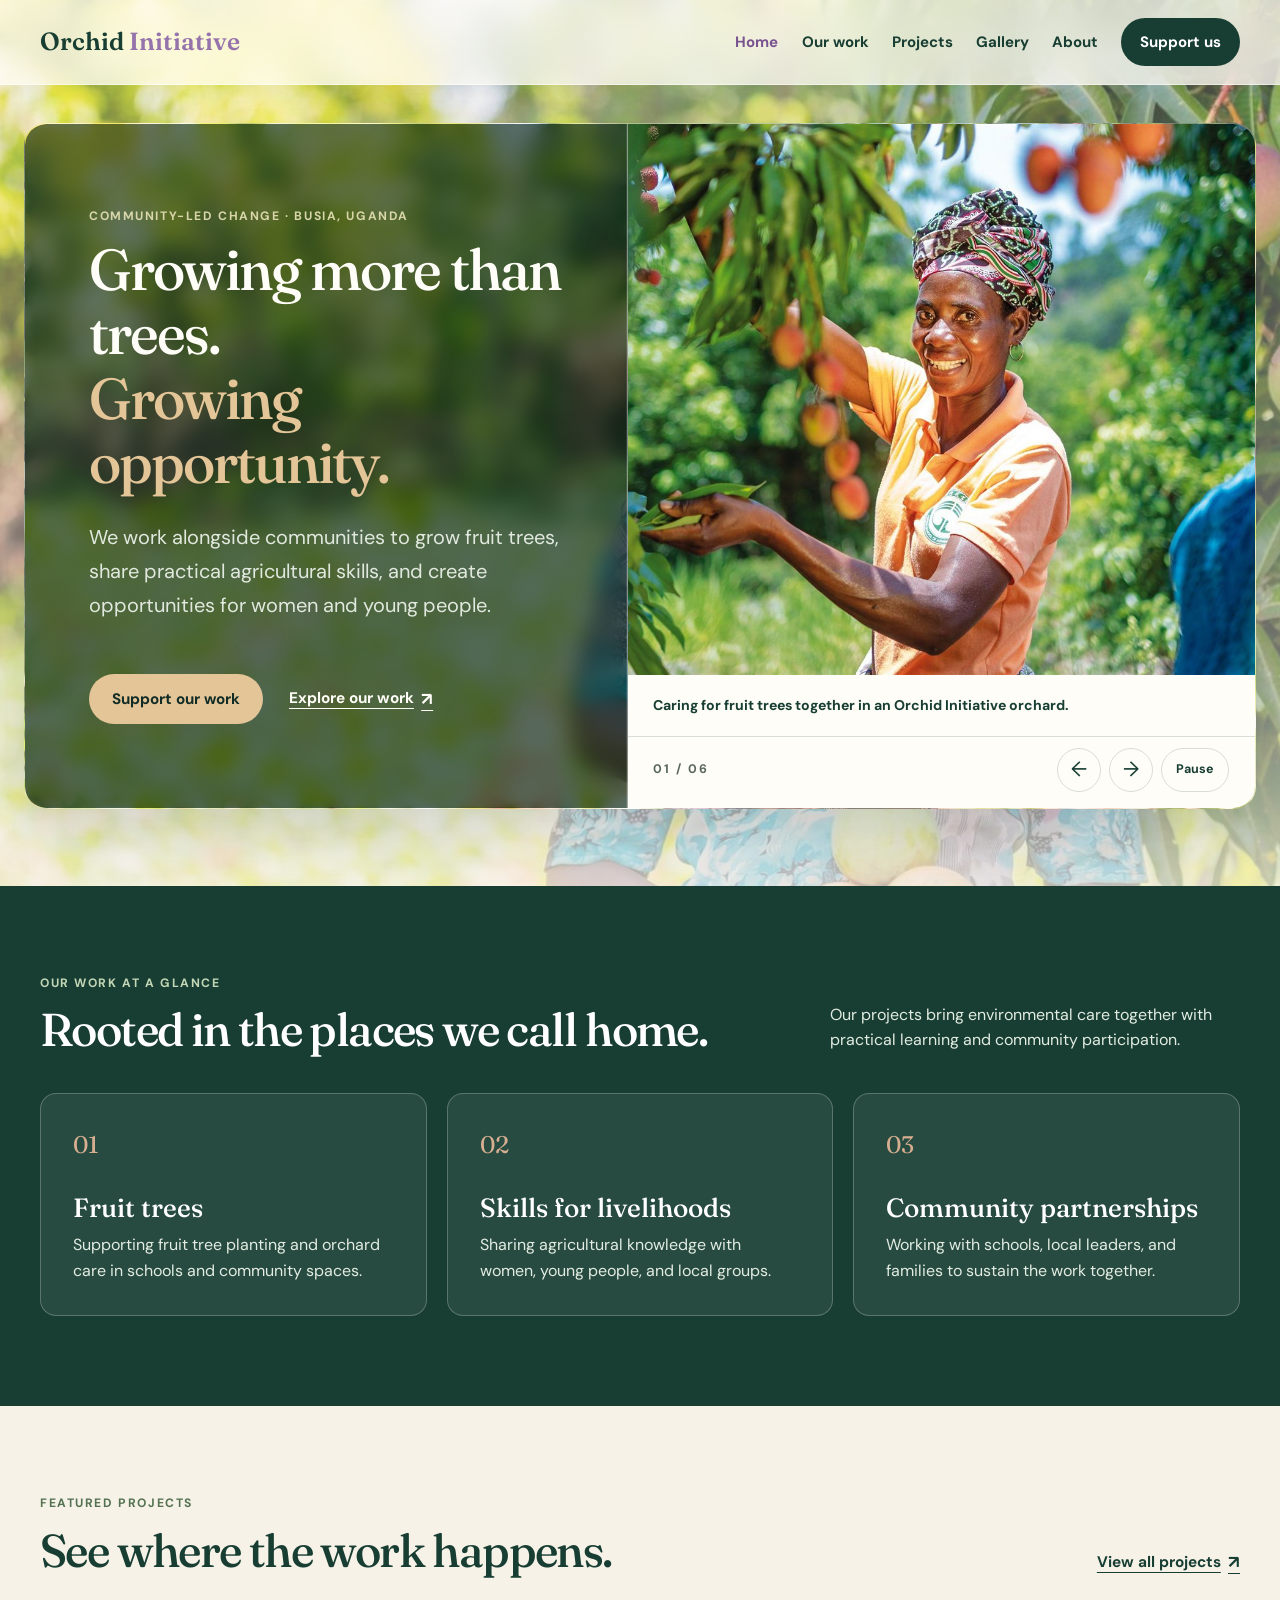
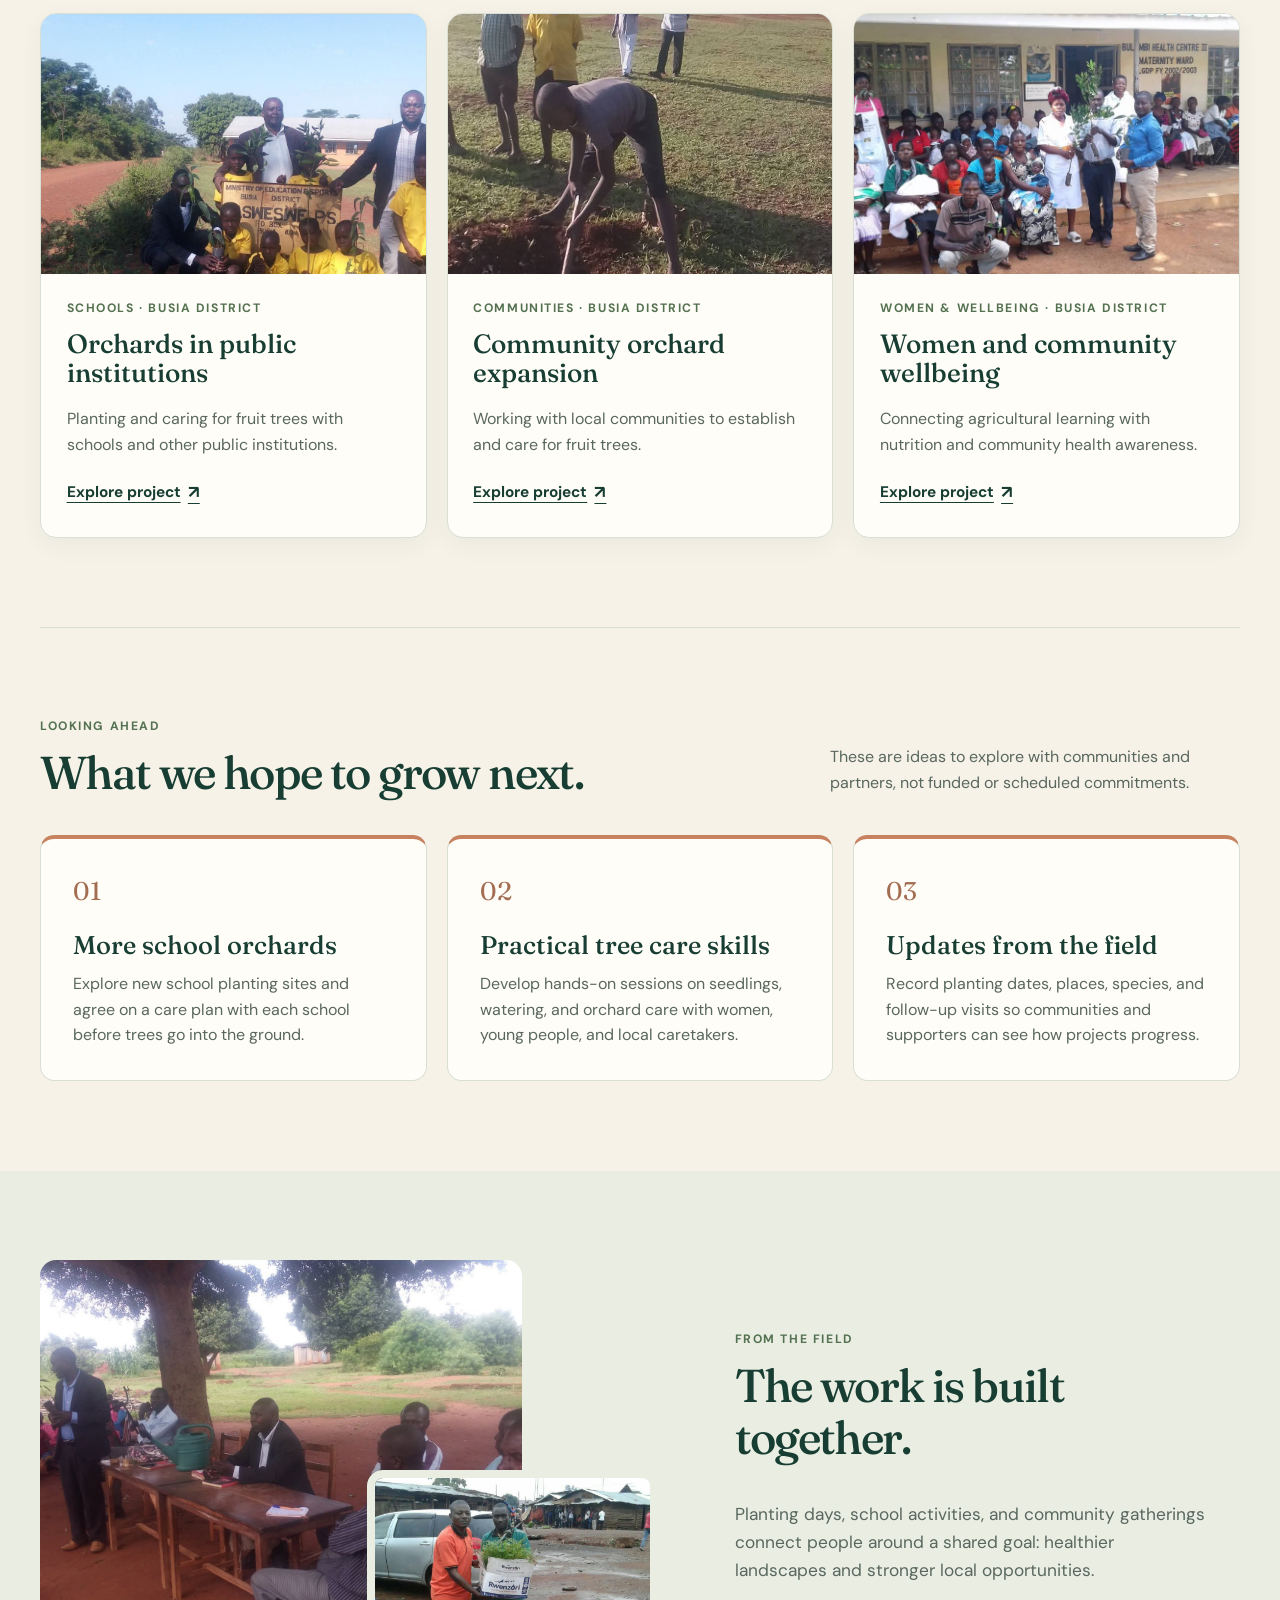
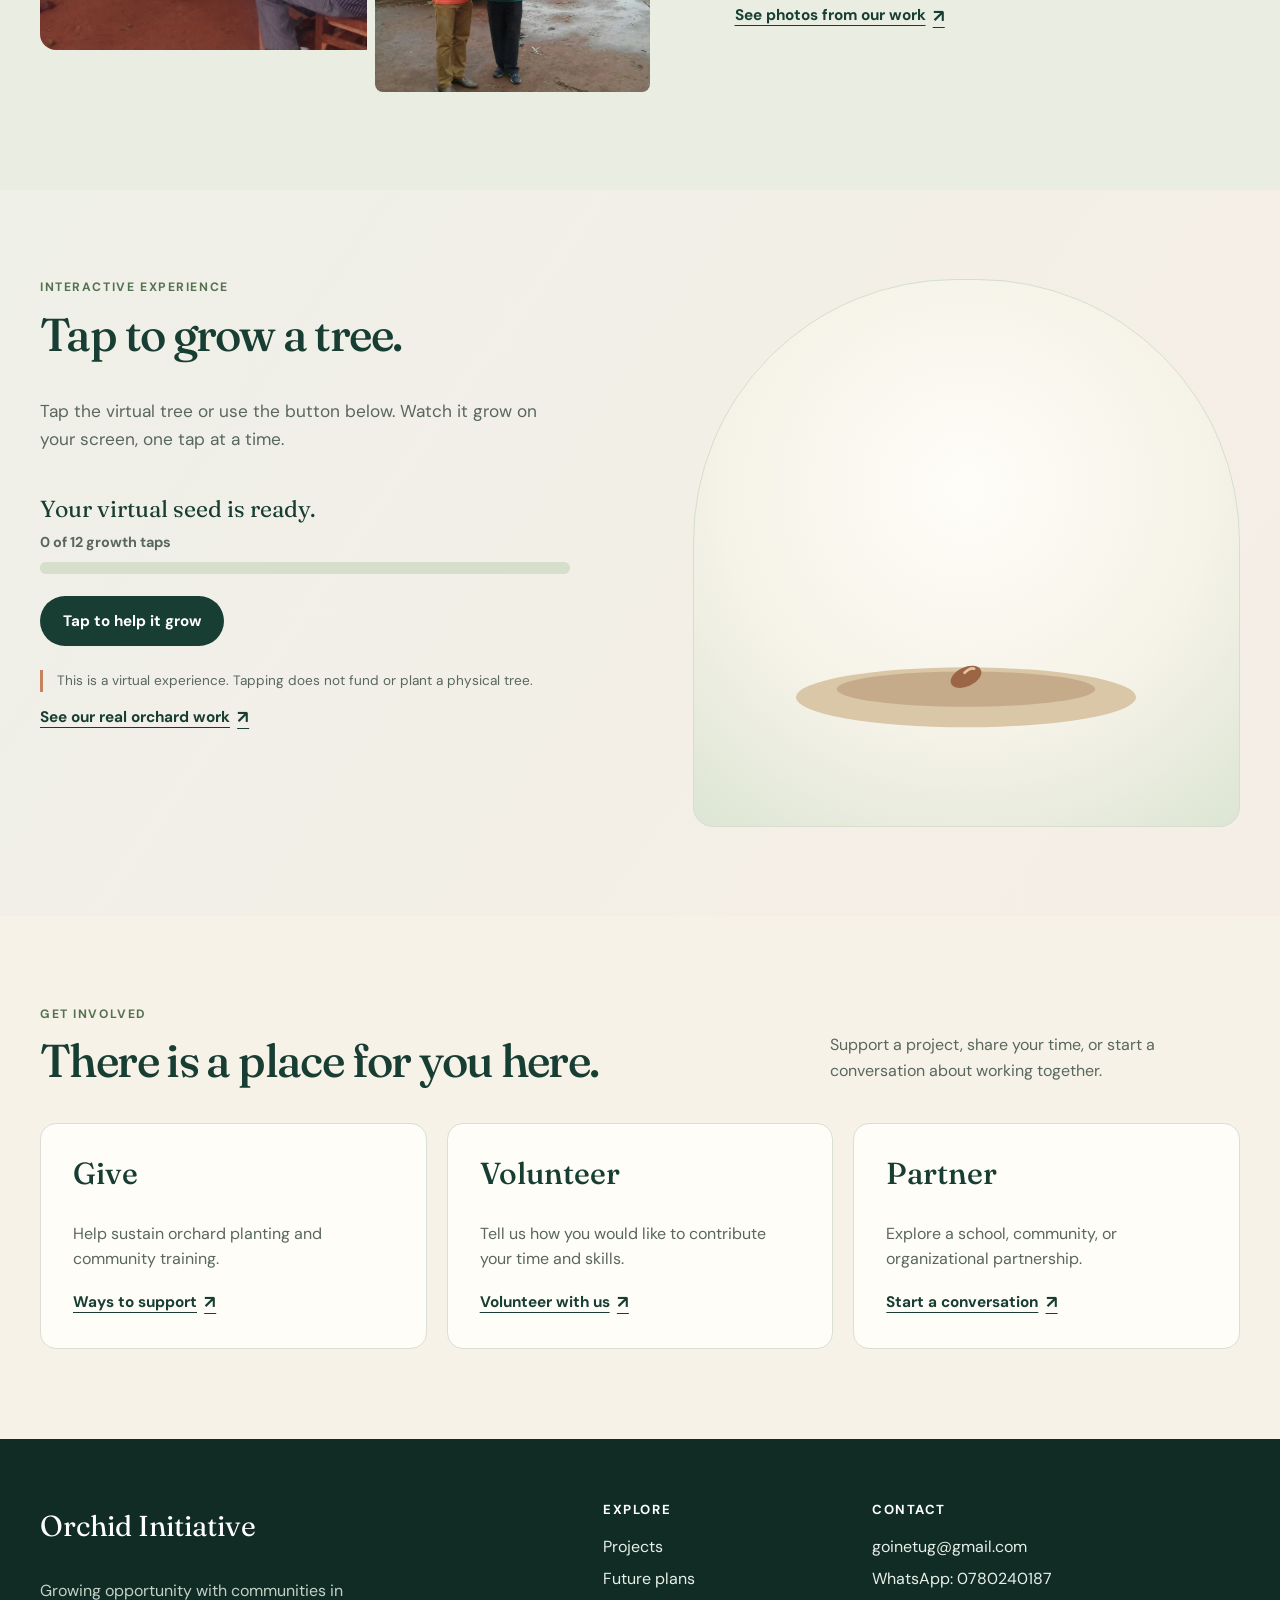
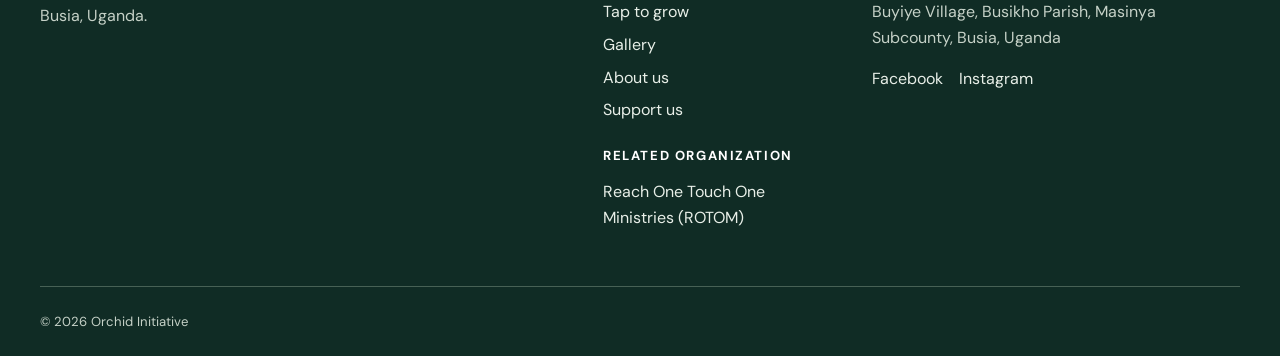
<file: index.html>
<!doctype html>
<html lang="en">
<head>
  <meta charset="utf-8">
  <meta name="viewport" content="width=device-width, initial-scale=1">
  <meta name="description" content="Orchid Initiative works with communities in Busia, Uganda through fruit tree planting, agricultural skills, and opportunities for women and young people.">
  <title>Orchid Initiative | Growing opportunity in Busia, Uganda</title>
  <link rel="stylesheet" href="style.css">
</head>
<body class="home-page">
  <a class="skip-link" href="#main-content">Skip to content</a>
  <header class="site-header">
    <div class="shell nav-row">
      <a class="brand" href="index.html" aria-label="Orchid Initiative home">Orchid <span>Initiative</span></a>
      <button class="menu-toggle" type="button" aria-controls="primary-nav" aria-expanded="false">Menu</button>
      <nav class="primary-nav" id="primary-nav" aria-label="Main navigation">
        <a href="index.html" aria-current="page">Home</a>
        <a href="#impact">Our work</a>
        <a href="projects.html">Projects</a>
        <a href="gallery.html">Gallery</a>
        <a href="about.html">About</a>
        <a class="nav-support" href="donate.html">Support us</a>
      </nav>
    </div>
  </header>

  <main id="main-content">
    <section class="hero shell" aria-labelledby="hero-title">
      <div class="hero-copy">
        <p class="eyebrow">Community-led change · Busia, Uganda</p>
        <h1 id="hero-title">Growing more than trees. <em>Growing opportunity.</em></h1>
        <p class="hero-lede">We work alongside communities to grow fruit trees, share practical agricultural skills, and create opportunities for women and young people.</p>
        <div class="hero-actions">
          <a class="button button-primary" href="donate.html">Support our work</a>
          <a class="text-link" href="#impact">Explore our work <span aria-hidden="true">↗</span></a>
        </div>
      </div>
      <div class="hero-carousel" id="hero-carousel" role="region" aria-roledescription="carousel" aria-label="Orchid Initiative in pictures">
        <div class="hero-carousel-track" aria-live="off">
          <figure class="hero-slide is-active">
            <img src="images/orchid-orchard-care.jpg" alt="A woman standing among fruit trees and holding a leafy branch" width="1600" height="900" fetchpriority="high">
            <figcaption>Caring for fruit trees together in an Orchid Initiative orchard.</figcaption>
          </figure>
          <figure class="hero-slide" aria-hidden="true">
            <img src="images/orchid-fruit-harvest.jpg" alt="A woman holding harvested fruit beneath a fruit tree" width="1600" height="1066">
            <figcaption>A fruit harvest from an Orchid Initiative orchard.</figcaption>
          </figure>
          <figure class="hero-slide" aria-hidden="true">
            <img src="images/img5.jpg" alt="Students and adults holding young fruit trees beside a school sign in Busia District" width="1026" height="1026">
            <figcaption>Growing with school communities in Busia District.</figcaption>
          </figure>
          <figure class="hero-slide" aria-hidden="true">
            <img src="images/img8.jpg" alt="A man places a young plant into soil beside other seedlings" width="960" height="576">
            <figcaption>Preparing young plants for planting.</figcaption>
          </figure>
          <figure class="hero-slide" aria-hidden="true">
            <img src="images/img6.jpg" alt="Community members gather with young trees outside a health centre" width="960" height="540">
            <figcaption>Sharing young trees with a health centre community.</figcaption>
          </figure>
          <figure class="hero-slide" aria-hidden="true">
            <img src="images/img14.jpg" alt="A community member stands by a fruit tree holding two fruits" width="1080" height="648">
            <figcaption>Fruit trees growing in a community setting.</figcaption>
          </figure>
        </div>
        <div class="hero-carousel-controls">
          <span class="hero-carousel-count" id="hero-carousel-count">01 / 06</span>
          <div class="hero-carousel-actions">
            <button class="hero-carousel-arrow" type="button" data-carousel-prev aria-label="Previous photo"><span aria-hidden="true">←</span></button>
            <button class="hero-carousel-arrow" type="button" data-carousel-next aria-label="Next photo"><span aria-hidden="true">→</span></button>
            <button class="hero-carousel-playback" type="button" data-carousel-toggle aria-label="Pause automatic gallery">Pause</button>
          </div>
        </div>
      </div>
    </section>

    <section class="intro-band" id="impact" aria-labelledby="impact-title">
      <div class="shell">
        <div class="section-heading">
          <div>
            <p class="eyebrow">Our work at a glance</p>
            <h2 id="impact-title">Rooted in the places we call home.</h2>
          </div>
          <p>Our projects bring environmental care together with practical learning and community participation.</p>
        </div>
        <div class="focus-grid">
          <article class="focus-card">
            <span class="focus-number">01</span>
            <h3>Fruit trees</h3>
            <p>Supporting fruit tree planting and orchard care in schools and community spaces.</p>
          </article>
          <article class="focus-card">
            <span class="focus-number">02</span>
            <h3>Skills for livelihoods</h3>
            <p>Sharing agricultural knowledge with women, young people, and local groups.</p>
          </article>
          <article class="focus-card">
            <span class="focus-number">03</span>
            <h3>Community partnerships</h3>
            <p>Working with schools, local leaders, and families to sustain the work together.</p>
          </article>
        </div>
      </div>
    </section>

    <section class="section shell" aria-labelledby="projects-title">
      <div class="section-heading">
        <div>
          <p class="eyebrow">Featured projects</p>
          <h2 id="projects-title">See where the work happens.</h2>
        </div>
        <a class="text-link" href="projects.html">View all projects <span aria-hidden="true">↗</span></a>
      </div>
      <div class="project-grid">
        <article class="project-card">
          <a class="project-image" href="project1.html"><img src="images/img5.jpg" alt="A school community holds young fruit trees" loading="lazy"></a>
          <div class="project-card-copy">
            <p class="card-kicker">Schools · Busia District</p>
            <h3>Orchards in public institutions</h3>
            <p>Planting and caring for fruit trees with schools and other public institutions.</p>
            <a class="text-link" href="project1.html">Explore project <span aria-hidden="true">↗</span></a>
          </div>
        </article>
        <article class="project-card">
          <a class="project-image" href="project2.html"><img src="images/img4.jpg" alt="A young person prepares the ground for tree planting" loading="lazy"></a>
          <div class="project-card-copy">
            <p class="card-kicker">Communities · Busia District</p>
            <h3>Community orchard expansion</h3>
            <p>Working with local communities to establish and care for fruit trees.</p>
            <a class="text-link" href="project2.html">Explore project <span aria-hidden="true">↗</span></a>
          </div>
        </article>
        <article class="project-card">
          <a class="project-image" href="project3.html"><img src="images/img6.jpg" alt="Community members gathered with fruit tree seedlings outside a health centre" loading="lazy"></a>
          <div class="project-card-copy">
            <p class="card-kicker">Women &amp; wellbeing · Busia District</p>
            <h3>Women and community wellbeing</h3>
            <p>Connecting agricultural learning with nutrition and community health awareness.</p>
            <a class="text-link" href="project3.html">Explore project <span aria-hidden="true">↗</span></a>
          </div>
        </article>
      </div>
    </section>

    <section class="section shell future-plans" id="future-plans" aria-labelledby="future-title">
      <div class="section-heading">
        <div>
          <p class="eyebrow">Looking ahead</p>
          <h2 id="future-title">What we hope to grow next.</h2>
        </div>
        <p>These are ideas to explore with communities and partners, not funded or scheduled commitments.</p>
      </div>
      <div class="future-grid">
        <article class="future-card">
          <span class="future-card-number" aria-hidden="true">01</span>
          <h3>More school orchards</h3>
          <p>Explore new school planting sites and agree on a care plan with each school before trees go into the ground.</p>
        </article>
        <article class="future-card">
          <span class="future-card-number" aria-hidden="true">02</span>
          <h3>Practical tree care skills</h3>
          <p>Develop hands-on sessions on seedlings, watering, and orchard care with women, young people, and local caretakers.</p>
        </article>
        <article class="future-card">
          <span class="future-card-number" aria-hidden="true">03</span>
          <h3>Updates from the field</h3>
          <p>Record planting dates, places, species, and follow-up visits so communities and supporters can see how projects progress.</p>
        </article>
      </div>
    </section>

    <section class="field-story" aria-labelledby="story-title">
      <div class="shell field-story-grid">
        <div class="field-story-photos">
          <img src="images/img16.jpg" alt="Community members meeting outdoors under a tree" loading="lazy">
          <img src="images/img11.jpg" alt="Two people holding young tree seedlings" loading="lazy">
        </div>
        <div class="field-story-copy">
          <p class="eyebrow">From the field</p>
          <h2 id="story-title">The work is built together.</h2>
          <p>Planting days, school activities, and community gatherings connect people around a shared goal: healthier landscapes and stronger local opportunities.</p>
          <a class="text-link" href="gallery.html">See photos from our work <span aria-hidden="true">↗</span></a>
        </div>
      </div>
    </section>

    <section class="grow-section" id="tap-to-grow" aria-labelledby="grow-title">
      <div class="shell grow-layout">
        <div class="grow-copy">
          <p class="eyebrow">Interactive experience</p>
          <h2 id="grow-title">Tap to grow a tree.</h2>
          <p>Tap the virtual tree or use the button below. Watch it grow on your screen, one tap at a time.</p>
        </div>
        <button class="grow-visual" id="tree-scene" type="button" data-stage="seed" aria-label="Tap to grow the virtual tree" aria-describedby="grow-disclaimer">
          <svg viewBox="0 0 360 360" aria-hidden="true" focusable="false">
            <defs>
              <linearGradient id="trunk-gradient" x1="0" y1="0" x2="1" y2="0"><stop offset="0" stop-color="#865a3d"/><stop offset="1" stop-color="#b27a4e"/></linearGradient>
              <linearGradient id="leaf-gradient" x1="0" y1="0" x2="1" y2="1"><stop offset="0" stop-color="#9bbd73"/><stop offset="1" stop-color="#4e8057"/></linearGradient>
            </defs>
            <ellipse cx="180" cy="286" rx="125" ry="22" fill="#d9c7a8"/>
            <ellipse cx="180" cy="280" rx="95" ry="13" fill="#b79572" opacity=".55"/>
            <g class="growth-phase" data-phase="seed">
              <ellipse cx="180" cy="271" rx="12" ry="7" transform="rotate(-25 180 271)" fill="#9b6546"/>
              <path d="M179 268q4-4 7-3" fill="none" stroke="#e5c6a0" stroke-width="2" stroke-linecap="round"/>
            </g>
            <g class="growth-phase" data-phase="sprout">
              <path d="M181 276Q176 245 183 218" fill="none" stroke="#5e8c59" stroke-width="7" stroke-linecap="round"/>
              <ellipse cx="162" cy="236" rx="23" ry="11" transform="rotate(28 162 236)" fill="#78a465"/>
              <ellipse cx="199" cy="223" rx="23" ry="11" transform="rotate(-26 199 223)" fill="#91b873"/>
            </g>
            <g class="growth-phase" data-phase="sapling">
              <path d="M175 279Q182 245 179 194Q178 169 184 145" fill="none" stroke="url(#trunk-gradient)" stroke-width="11" stroke-linecap="round"/>
              <path d="M181 222Q158 197 142 193M181 189Q203 171 216 154" fill="none" stroke="#8f6345" stroke-width="6" stroke-linecap="round"/>
              <ellipse cx="139" cy="188" rx="31" ry="15" transform="rotate(22 139 188)" fill="#7ea966"/>
              <ellipse cx="217" cy="151" rx="31" ry="15" transform="rotate(-20 217 151)" fill="#91b873"/>
              <ellipse cx="184" cy="140" rx="28" ry="16" fill="#6e9b62"/>
            </g>
            <g class="growth-phase" data-phase="young">
              <path d="M168 278Q185 236 179 188Q175 152 185 122" fill="none" stroke="url(#trunk-gradient)" stroke-width="18" stroke-linecap="round"/>
              <path d="M178 209Q151 176 125 170M180 178Q204 150 234 143M184 145Q169 117 155 110" fill="none" stroke="#966644" stroke-width="9" stroke-linecap="round"/>
              <circle cx="125" cy="153" r="40" fill="#63945b"/>
              <circle cx="157" cy="122" r="47" fill="#83ab68"/>
              <circle cx="207" cy="113" r="48" fill="#6c9c61"/>
              <circle cx="238" cy="148" r="42" fill="#86af6c"/>
              <circle cx="179" cy="158" r="49" fill="url(#leaf-gradient)"/>
            </g>
            <g class="growth-phase" data-phase="grown">
              <path d="M165 280Q187 234 179 177Q175 139 186 105" fill="none" stroke="url(#trunk-gradient)" stroke-width="23" stroke-linecap="round"/>
              <path d="M179 207Q148 168 110 159M180 168Q213 134 251 128M183 140Q159 106 144 95" fill="none" stroke="#966644" stroke-width="11" stroke-linecap="round"/>
              <circle cx="108" cy="144" r="45" fill="#5d9158"/>
              <circle cx="145" cy="102" r="52" fill="#82ab67"/>
              <circle cx="199" cy="91" r="56" fill="#6e9d60"/>
              <circle cx="250" cy="126" r="48" fill="#8caf6d"/>
              <circle cx="190" cy="148" r="58" fill="url(#leaf-gradient)"/>
              <circle cx="123" cy="165" r="9" fill="#d69b63"/>
              <circle cx="225" cy="163" r="9" fill="#d69b63"/>
              <circle cx="176" cy="108" r="9" fill="#d69b63"/>
            </g>
          </svg>
        </button>
        <div class="grow-controls">
          <p class="grow-status" id="grow-status" aria-live="polite">Your virtual seed is ready.</p>
          <p class="grow-count" id="grow-count">0 of 12 growth taps</p>
          <progress id="grow-progress" max="12" value="0" aria-label="Virtual tree growth">0 of 12</progress>
          <div class="grow-actions">
            <button class="button button-primary" id="grow-button" type="button">Tap to help it grow</button>
            <button class="grow-reset" id="grow-reset" type="button" hidden>Start again</button>
          </div>
          <p class="grow-disclaimer" id="grow-disclaimer">This is a virtual experience. Tapping does not fund or plant a physical tree.</p>
          <a class="text-link" href="project2.html">See our real orchard work <span aria-hidden="true">↗</span></a>
        </div>
      </div>
    </section>

    <section class="section shell get-involved" aria-labelledby="involved-title">
      <div class="section-heading">
        <div>
          <p class="eyebrow">Get involved</p>
          <h2 id="involved-title">There is a place for you here.</h2>
        </div>
        <p>Support a project, share your time, or start a conversation about working together.</p>
      </div>
      <div class="involvement-grid">
        <article><h3>Give</h3><p>Help sustain orchard planting and community training.</p><a class="text-link" href="donate.html">Ways to support <span aria-hidden="true">↗</span></a></article>
        <article><h3>Volunteer</h3><p>Tell us how you would like to contribute your time and skills.</p><a class="text-link" href="donate.html#volunteer">Volunteer with us <span aria-hidden="true">↗</span></a></article>
        <article><h3>Partner</h3><p>Explore a school, community, or organizational partnership.</p><a class="text-link" href="mailto:goinetug@gmail.com?subject=Partnership%20with%20Orchid%20Initiative">Start a conversation <span aria-hidden="true">↗</span></a></article>
      </div>
    </section>
  </main>

  <footer class="site-footer">
    <div class="shell footer-grid">
      <div><p class="footer-brand">Orchid Initiative</p><p>Growing opportunity with communities in Busia, Uganda.</p></div>
      <div><h2>Explore</h2><a href="projects.html">Projects</a><a href="#future-plans">Future plans</a><a href="#tap-to-grow">Tap to grow</a><a href="gallery.html">Gallery</a><a href="about.html">About us</a><a href="donate.html">Support us</a><h2 class="related-title">Related organization</h2><a href="https://www.reachone-touchone.org/ug/programmes" target="_blank" rel="noopener noreferrer">Reach One Touch One Ministries (ROTOM)</a></div>
      <div><h2>Contact</h2><a href="mailto:goinetug@gmail.com">goinetug@gmail.com</a><a href="https://wa.me/256780240187" target="_blank" rel="noopener noreferrer">WhatsApp: 0780240187</a><p>Buyiye Village, Busikho Parish, Masinya Subcounty, Busia, Uganda</p><div class="footer-social"><a href="https://www.facebook.com/share/p/1FnyU5En1f/" target="_blank" rel="noopener noreferrer">Facebook</a><a href="https://instagram.com/goinetug" target="_blank" rel="noopener noreferrer">Instagram</a></div></div>
    </div>
    <div class="shell footer-bottom">© <span id="year"></span> Orchid Initiative</div>
  </footer>
  <script src="scripts.js"></script>
  <script src="hero-carousel.js"></script>
  <script src="tree-game.js"></script>
</body>
</html>
</file>
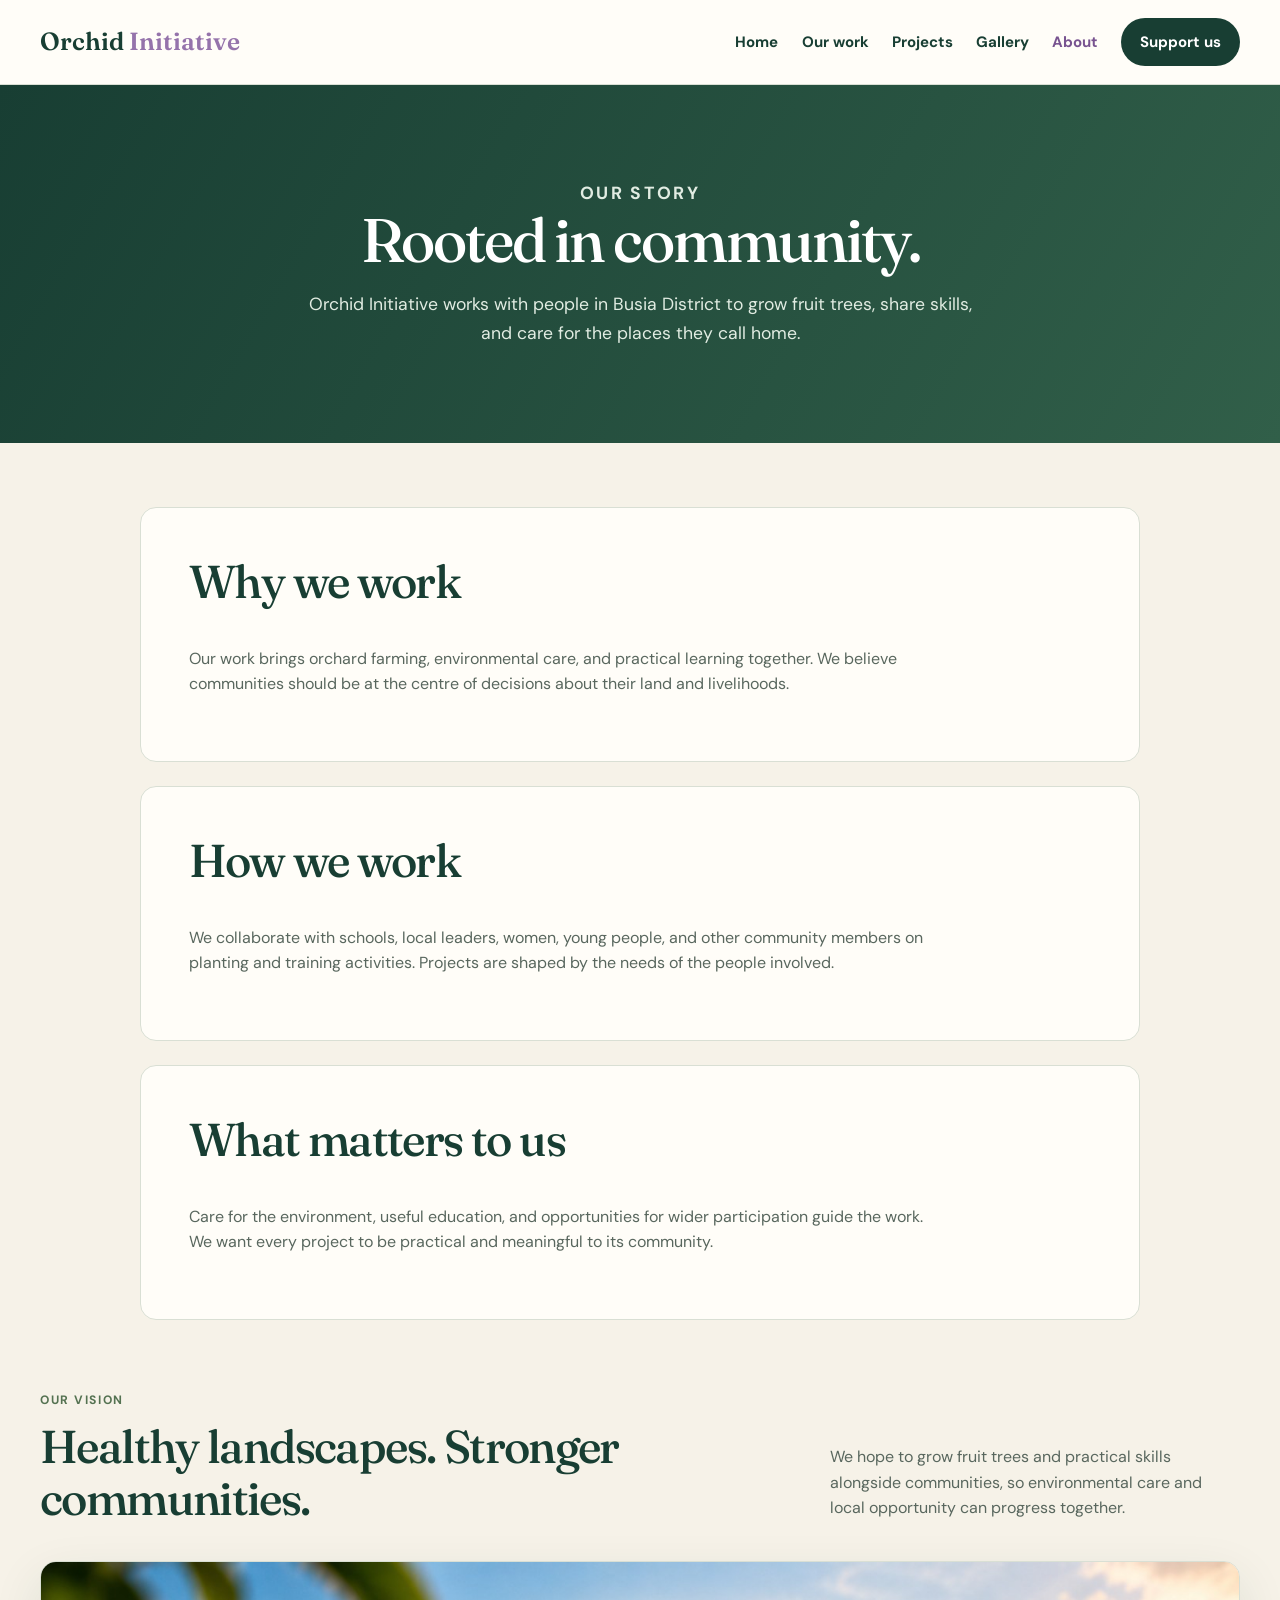
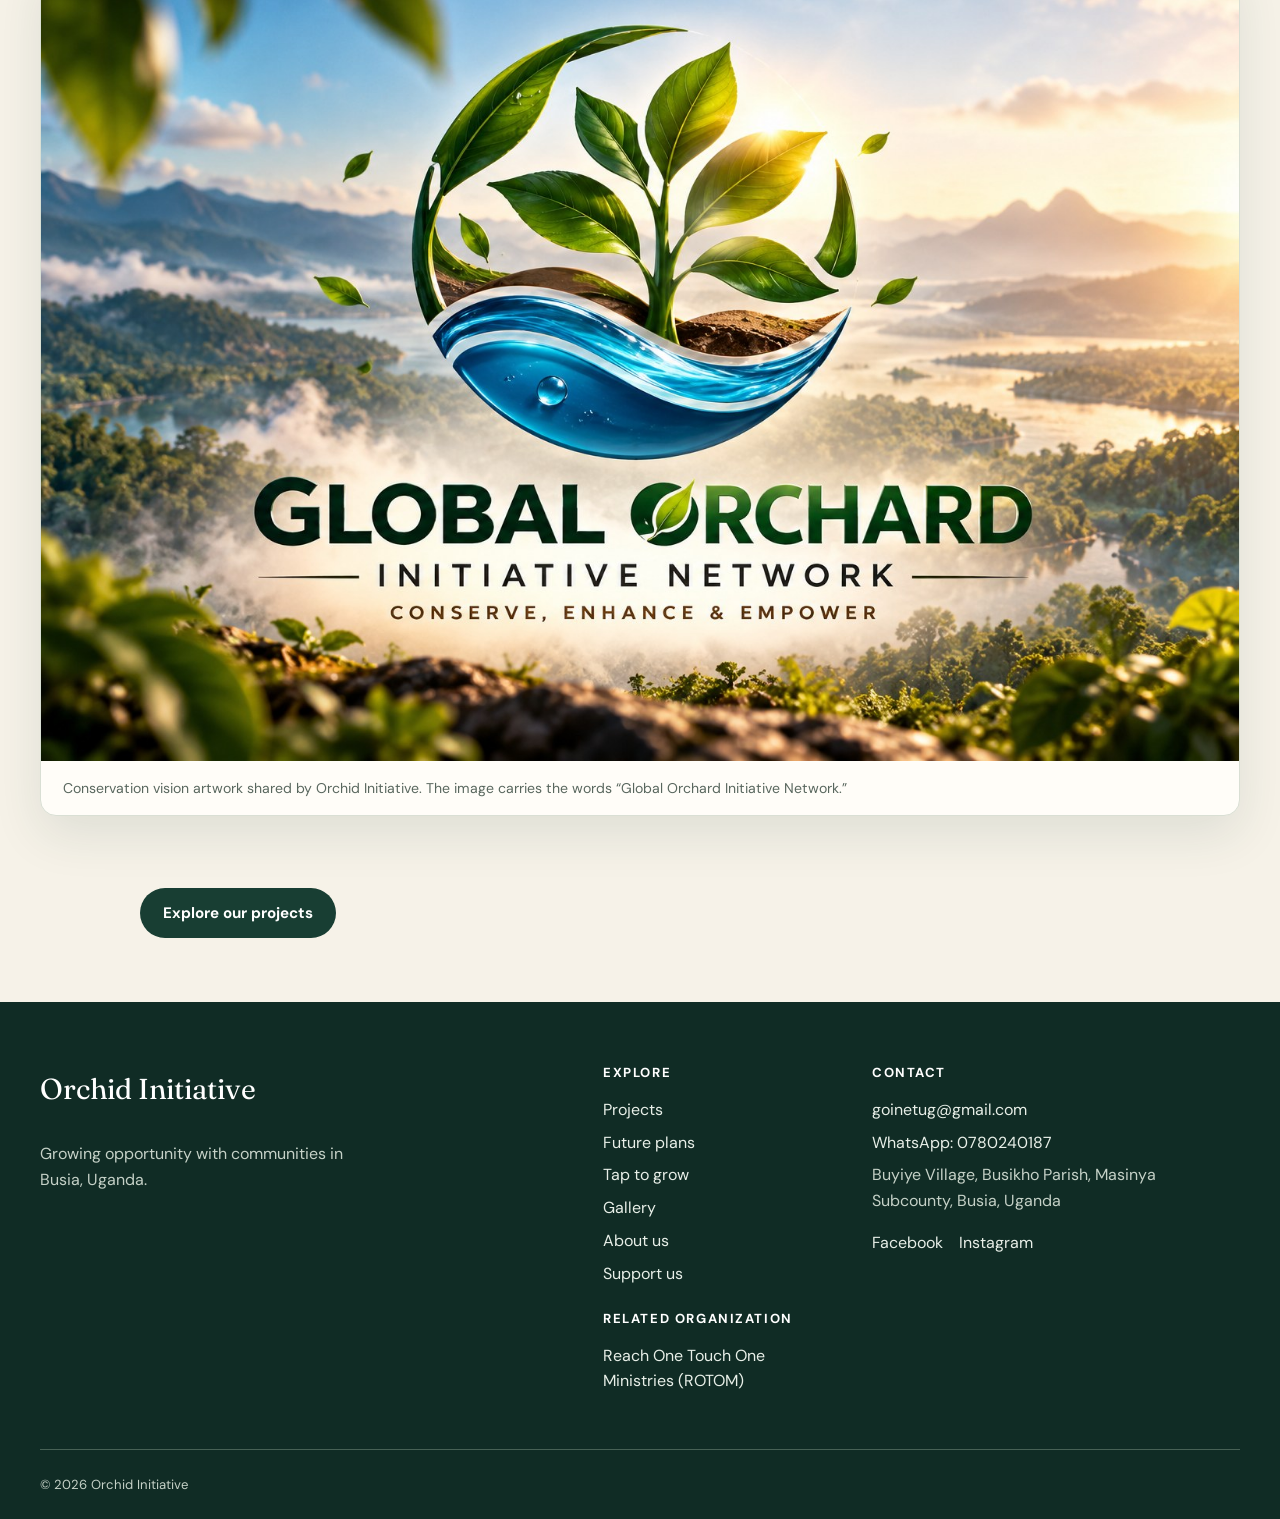
<file: about.html>
<!doctype html>
<html lang="en">
<head>
  <meta charset="utf-8">
  <meta name="viewport" content="width=device-width, initial-scale=1">
  <meta name="description" content="Learn about Orchid Initiative's community-focused orchard and agricultural work in Busia, Uganda.">
  <title>About us | Orchid Initiative</title>
  <link rel="stylesheet" href="style.css">
</head>
<body>
  <a class="skip-link" href="#main-content">Skip to content</a>
  <header class="site-header"><div class="shell nav-row">
    <a class="brand" href="index.html" aria-label="Orchid Initiative home">Orchid <span>Initiative</span></a>
    <button class="menu-toggle" type="button" aria-controls="primary-nav" aria-expanded="false">Menu</button>
    <nav class="primary-nav" id="primary-nav" aria-label="Main navigation">
      <a href="index.html">Home</a><a href="index.html#impact">Our work</a><a href="projects.html">Projects</a><a href="gallery.html">Gallery</a><a href="about.html" aria-current="page">About</a><a class="nav-support" href="donate.html">Support us</a>
    </nav>
  </div></header>
  <main id="main-content">
    <header class="hero-banner"><p class="eyebrow">Our story</p><h1>Rooted in community.</h1><p>Orchid Initiative works with people in Busia District to grow fruit trees, share skills, and care for the places they call home.</p></header>
    <section class="about-section"><h2>Why we work</h2><p>Our work brings orchard farming, environmental care, and practical learning together. We believe communities should be at the centre of decisions about their land and livelihoods.</p></section>
    <section class="about-section"><h2>How we work</h2><p>We collaborate with schools, local leaders, women, young people, and other community members on planting and training activities. Projects are shaped by the needs of the people involved.</p></section>
    <section class="about-section"><h2>What matters to us</h2><p>Care for the environment, useful education, and opportunities for wider participation guide the work. We want every project to be practical and meaningful to its community.</p></section>
    <section class="about-vision shell" aria-labelledby="vision-title">
      <div class="section-heading">
        <div><p class="eyebrow">Our vision</p><h2 id="vision-title">Healthy landscapes. Stronger communities.</h2></div>
        <p>We hope to grow fruit trees and practical skills alongside communities, so environmental care and local opportunity can progress together.</p>
      </div>
      <figure class="about-vision-art">
        <img src="images/orchard-vision.jpg" alt="Conservation illustration of a leafy plant rising from water over a landscape, with the words Global Orchard Initiative Network" width="1536" height="1024" loading="lazy">
        <figcaption>Conservation vision artwork shared by Orchid Initiative. The image carries the words “Global Orchard Initiative Network.”</figcaption>
      </figure>
    </section>
    <div class="about-cta"><a class="button button-primary" href="projects.html">Explore our projects</a></div>
  </main>
  <script src="components.js"></script><script src="scripts.js"></script>
  <script>document.addEventListener("DOMContentLoaded", insertFooter);</script>
</body>
</html>
</file>
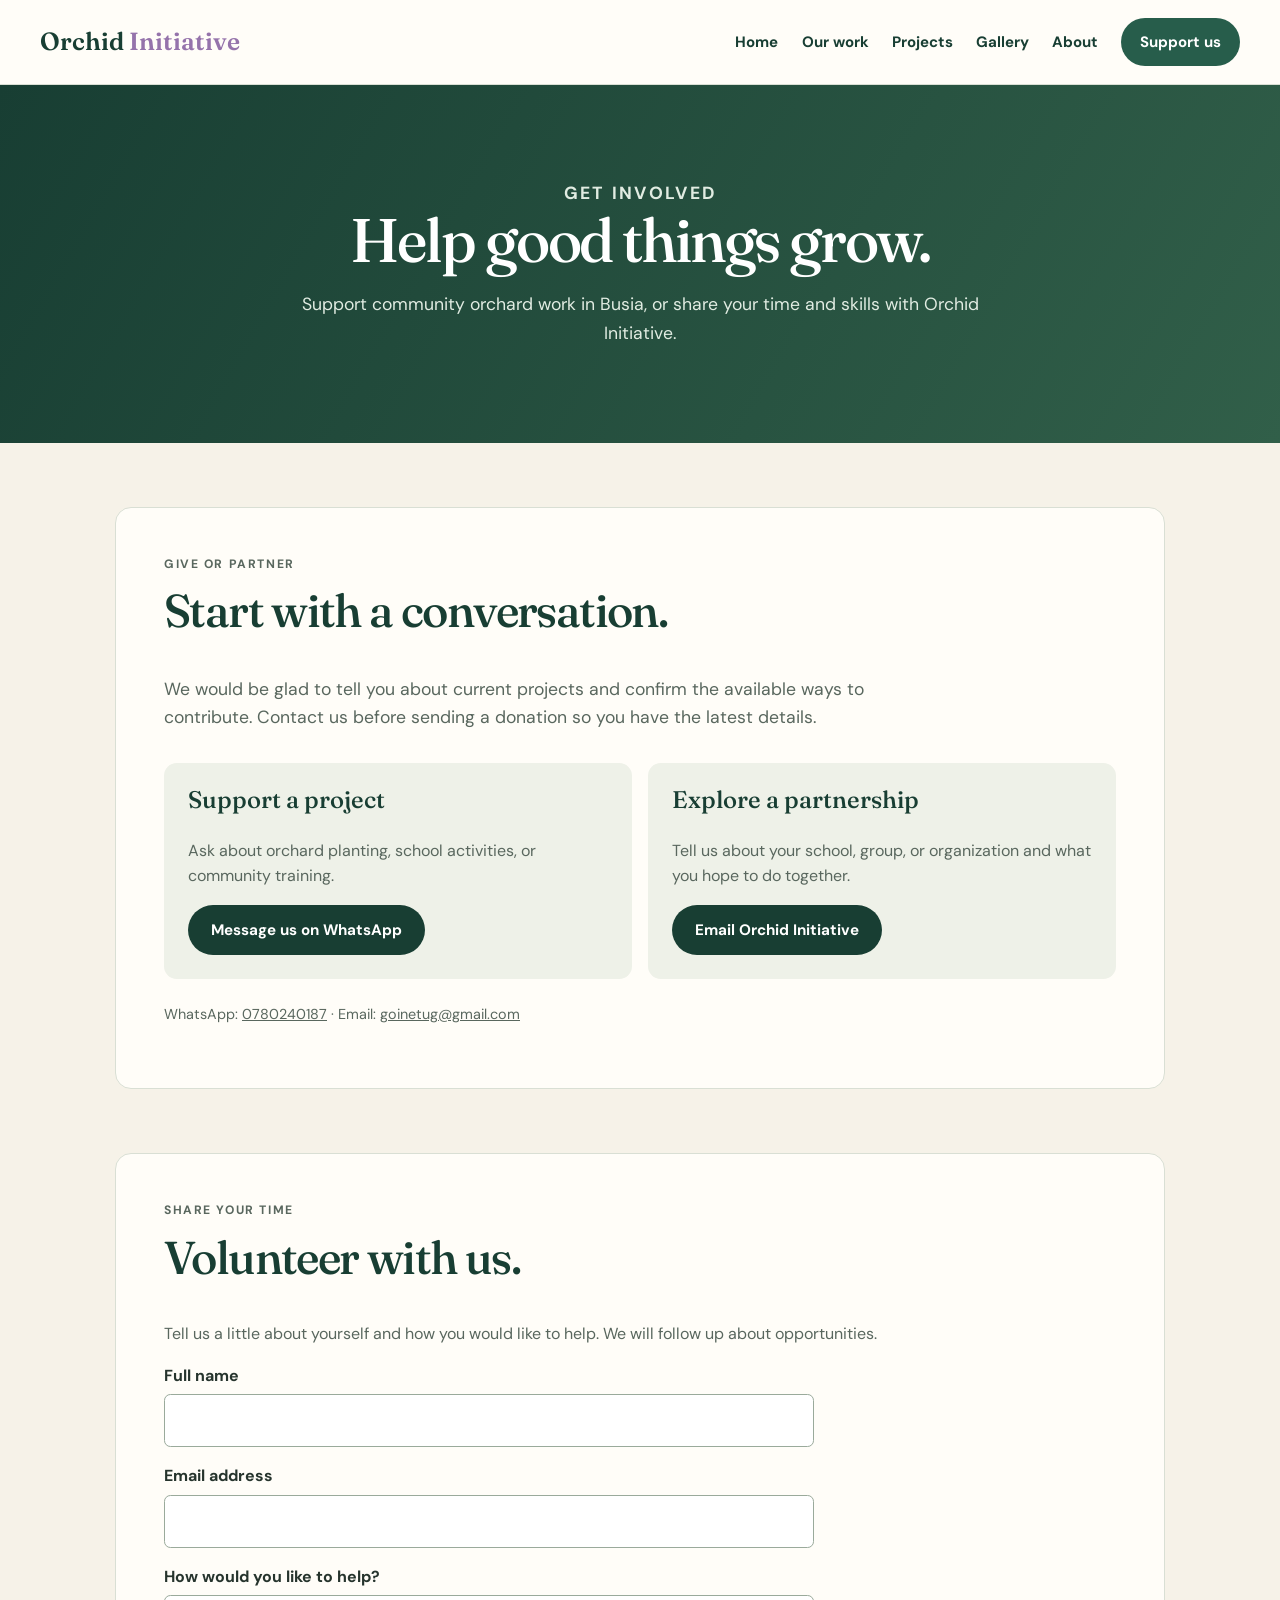
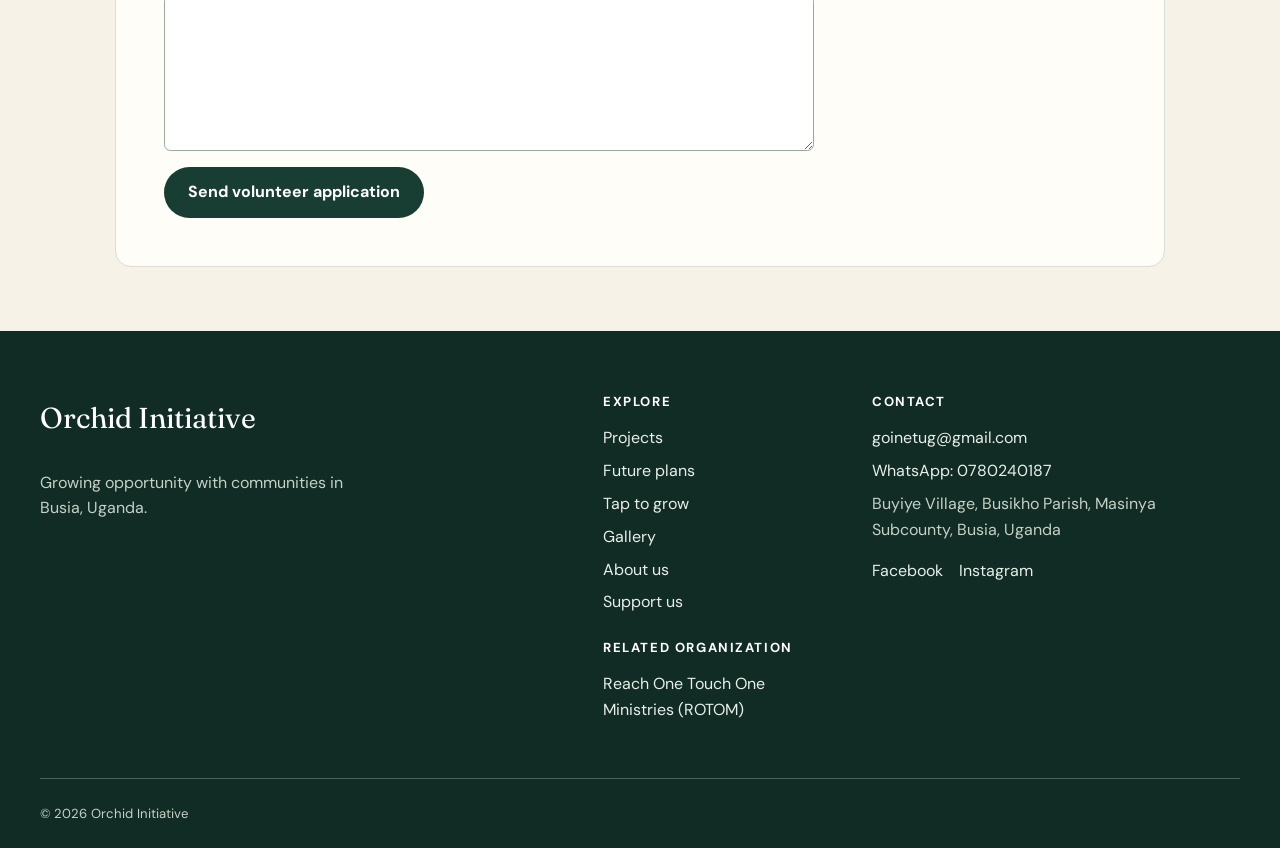
<file: donate.html>
<!doctype html>
<html lang="en">
<head>
  <meta charset="utf-8">
  <meta name="viewport" content="width=device-width, initial-scale=1">
  <meta name="description" content="Find ways to support, volunteer, or partner with Orchid Initiative in Busia, Uganda.">
  <title>Support our work | Orchid Initiative</title>
  <link rel="stylesheet" href="style.css">
</head>
<body>
  <a class="skip-link" href="#main-content">Skip to content</a>
  <header class="site-header">
    <div class="shell nav-row">
      <a class="brand" href="index.html" aria-label="Orchid Initiative home">Orchid <span>Initiative</span></a>
      <button class="menu-toggle" type="button" aria-controls="primary-nav" aria-expanded="false">Menu</button>
      <nav class="primary-nav" id="primary-nav" aria-label="Main navigation">
        <a href="index.html">Home</a><a href="index.html#impact">Our work</a><a href="projects.html">Projects</a><a href="gallery.html">Gallery</a><a href="about.html">About</a><a class="nav-support" href="donate.html" aria-current="page">Support us</a>
      </nav>
    </div>
  </header>
  <main id="main-content">
    <header class="hero-banner">
      <p class="eyebrow">Get involved</p>
      <h1>Help good things grow.</h1>
      <p>Support community orchard work in Busia, or share your time and skills with Orchid Initiative.</p>
    </header>
    <section class="donate-options" aria-labelledby="support-title">
      <p class="eyebrow">Give or partner</p>
      <h2 id="support-title">Start with a conversation.</h2>
      <p class="support-intro">We would be glad to tell you about current projects and confirm the available ways to contribute. Contact us before sending a donation so you have the latest details.</p>
      <div class="support-paths">
        <article>
          <h3>Support a project</h3>
          <p>Ask about orchard planting, school activities, or community training.</p>
          <a class="button button-primary" href="https://wa.me/256780240187" target="_blank" rel="noopener noreferrer">Message us on WhatsApp</a>
        </article>
        <article>
          <h3>Explore a partnership</h3>
          <p>Tell us about your school, group, or organization and what you hope to do together.</p>
          <a class="button button-primary" href="mailto:goinetug@gmail.com?subject=Partnership%20with%20Orchid%20Initiative">Email Orchid Initiative</a>
        </article>
      </div>
      <p class="donation-note">WhatsApp: <a href="https://wa.me/256780240187" target="_blank" rel="noopener noreferrer">0780240187</a> · Email: <a href="mailto:goinetug@gmail.com">goinetug@gmail.com</a></p>
    </section>
    <section class="volunteer-form" id="volunteer" aria-labelledby="volunteer-title">
      <p class="eyebrow">Share your time</p>
      <h2 id="volunteer-title">Volunteer with us.</h2>
      <p>Tell us a little about yourself and how you would like to help. We will follow up about opportunities.</p>
      <form action="https://formsubmit.co/ayebaremat@gmail.com" method="POST">
        <input type="hidden" name="_captcha" value="false">
        <input type="hidden" name="_subject" value="New Volunteer Application">
        <input type="hidden" name="_template" value="table">
        <input type="hidden" name="_next" id="volunteer-next">
        <div class="form-group"><label for="name">Full name</label><input type="text" id="name" name="name" autocomplete="name" required></div>
        <div class="form-group"><label for="email">Email address</label><input type="email" id="email" name="email" autocomplete="email" required></div>
        <div class="form-group"><label for="message">How would you like to help?</label><textarea id="message" name="message" rows="5" required></textarea></div>
        <button type="submit">Send volunteer application</button>
      </form>
    </section>
  </main>
  <script src="components.js"></script>
  <script src="scripts.js"></script>
  <script>document.addEventListener("DOMContentLoaded", insertFooter);</script>
</body>
</html>
</file>
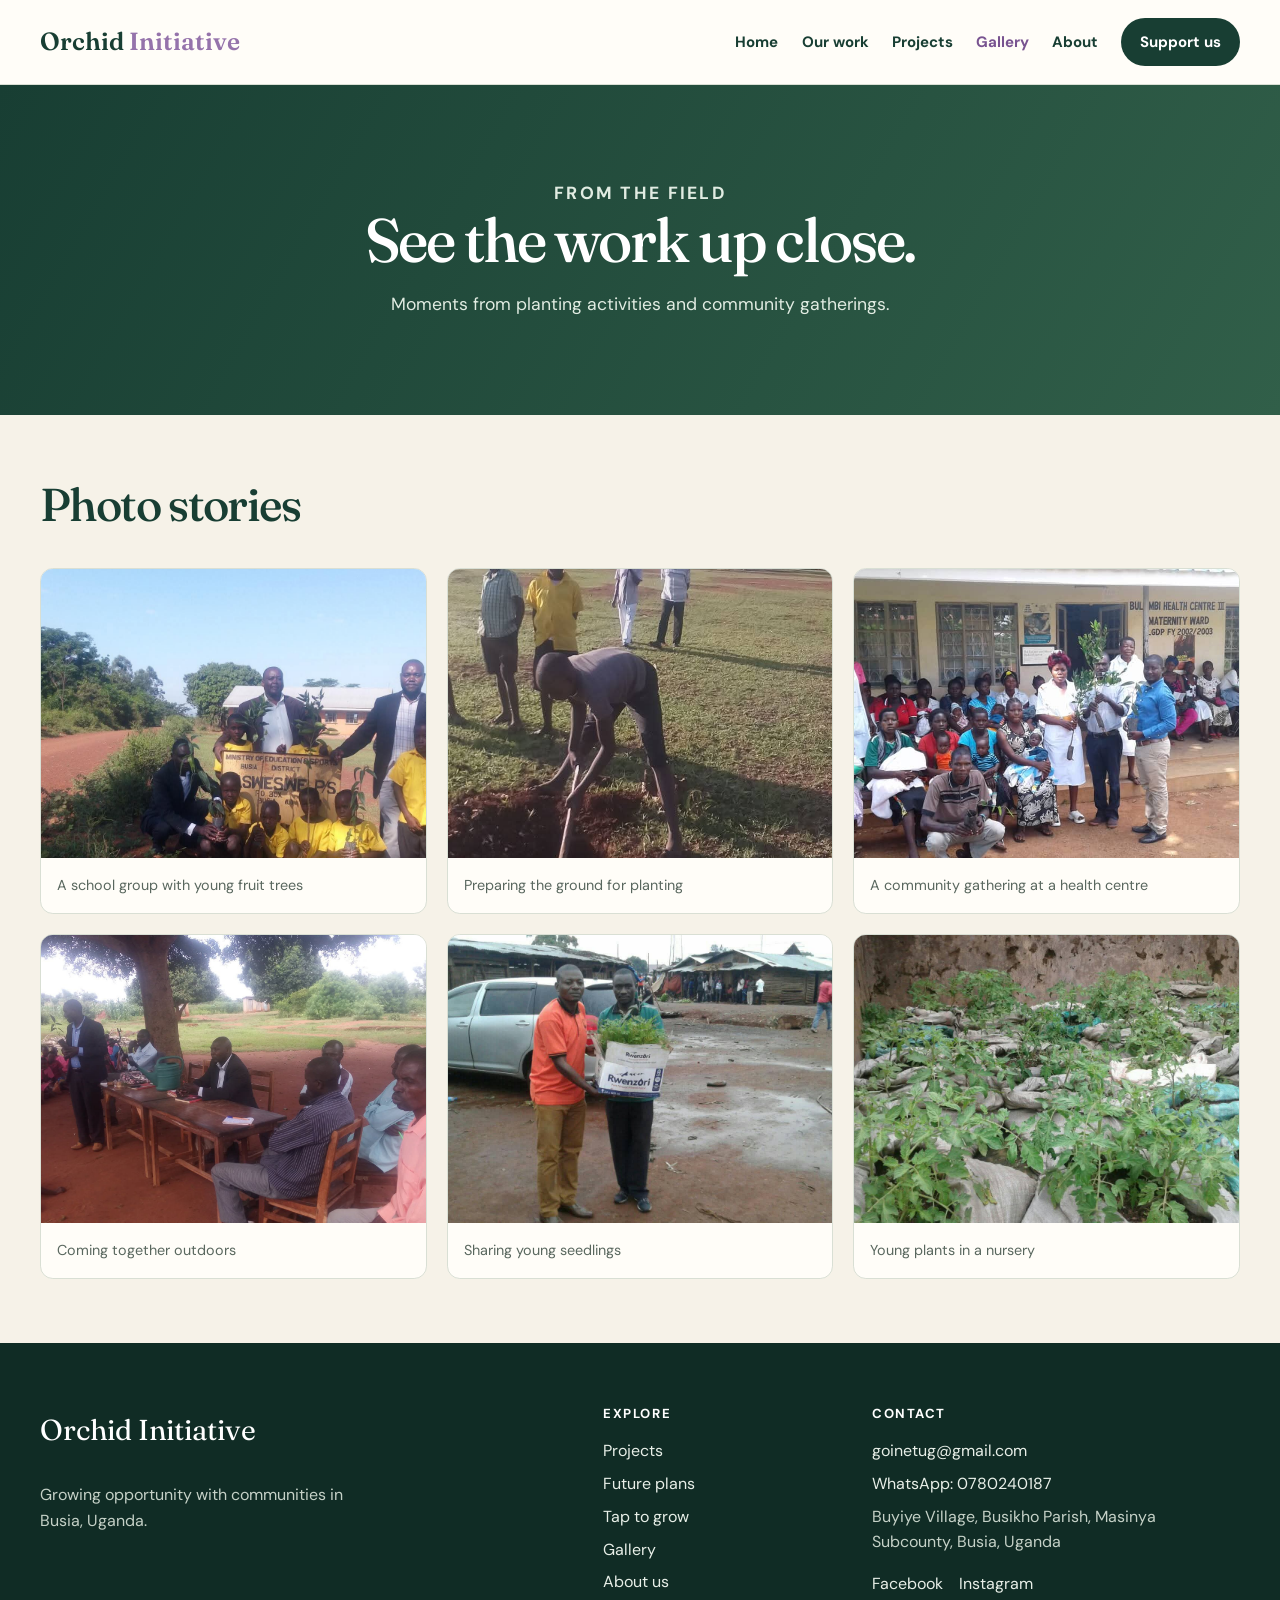
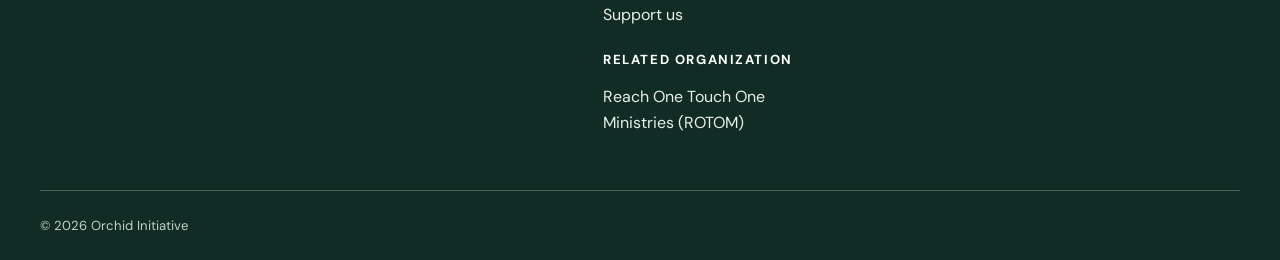
<file: gallery.html>
<!doctype html>
<html lang="en">
<head>
  <meta charset="utf-8">
  <meta name="viewport" content="width=device-width, initial-scale=1">
  <meta name="description" content="Photographs from Orchid Initiative's community, school, and planting activities in Busia, Uganda.">
  <title>Gallery | Orchid Initiative</title>
  <link rel="stylesheet" href="style.css">
</head>
<body>
  <a class="skip-link" href="#main-content">Skip to content</a>
  <header class="site-header"><div class="shell nav-row">
    <a class="brand" href="index.html" aria-label="Orchid Initiative home">Orchid <span>Initiative</span></a>
    <button class="menu-toggle" type="button" aria-controls="primary-nav" aria-expanded="false">Menu</button>
    <nav class="primary-nav" id="primary-nav" aria-label="Main navigation">
      <a href="index.html">Home</a><a href="index.html#impact">Our work</a><a href="projects.html">Projects</a><a href="gallery.html" aria-current="page">Gallery</a><a href="about.html">About</a><a class="nav-support" href="donate.html">Support us</a>
    </nav>
  </div></header>
  <main id="main-content">
    <header class="hero-banner"><p class="eyebrow">From the field</p><h1>See the work up close.</h1><p>Moments from planting activities and community gatherings.</p></header>
    <section class="photo-gallery" aria-labelledby="photos-title">
      <h2 id="photos-title">Photo stories</h2>
      <div class="photo-grid">
        <figure><img src="images/img5.jpg" alt="Adults and students holding young fruit trees outside a school" loading="lazy"><figcaption>A school group with young fruit trees</figcaption></figure>
        <figure><img src="images/img4.jpg" alt="A young person digging in a grassy field" loading="lazy"><figcaption>Preparing the ground for planting</figcaption></figure>
        <figure><img src="images/img6.jpg" alt="Community members gathered with seedlings outside a health centre" loading="lazy"><figcaption>A community gathering at a health centre</figcaption></figure>
        <figure><img src="images/img16.jpg" alt="Community members meeting outdoors under a tree" loading="lazy"><figcaption>Coming together outdoors</figcaption></figure>
        <figure><img src="images/img11.jpg" alt="Two people holding a container of young tree seedlings" loading="lazy"><figcaption>Sharing young seedlings</figcaption></figure>
        <figure><img src="images/img15.jpg" alt="Rows of young plants growing in nursery bags" loading="lazy"><figcaption>Young plants in a nursery</figcaption></figure>
      </div>
    </section>
  </main>
  <script src="components.js"></script><script src="scripts.js"></script>
  <script>document.addEventListener("DOMContentLoaded", insertFooter);</script>
</body>
</html>
</file>
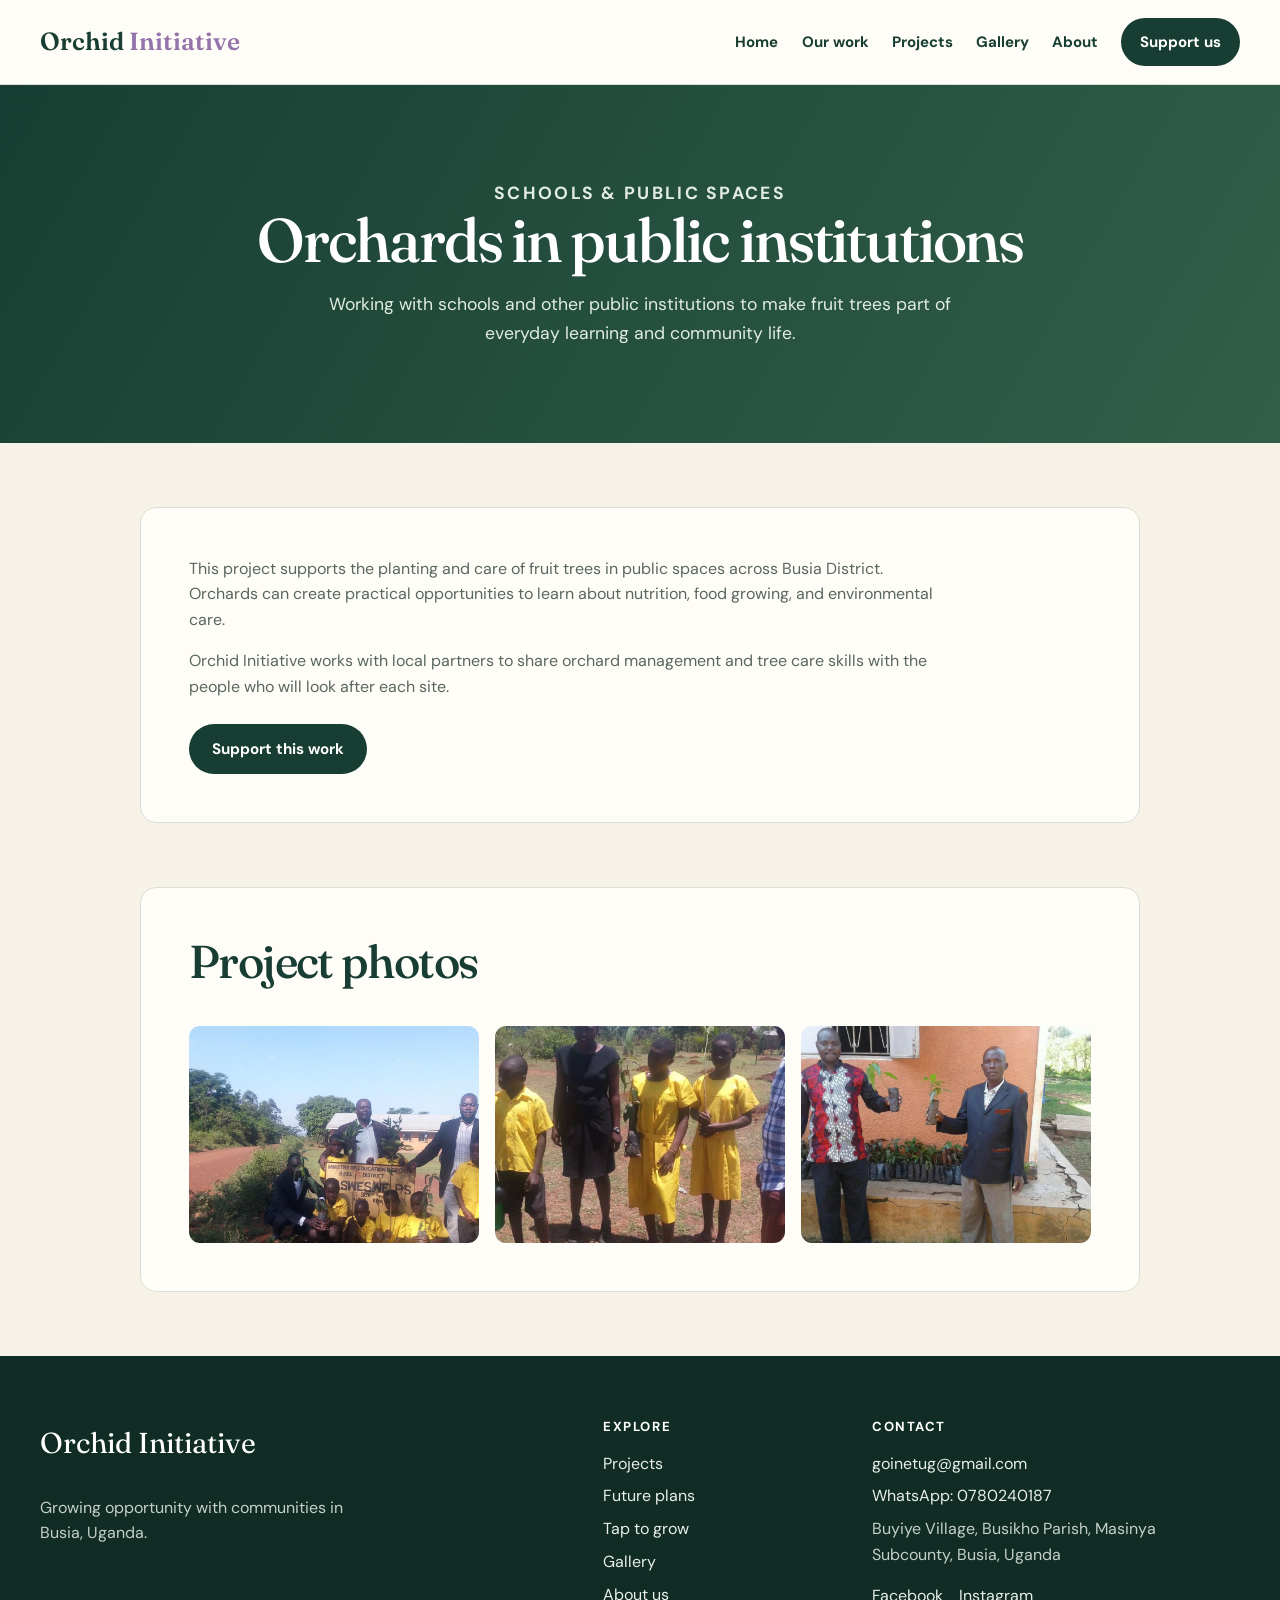
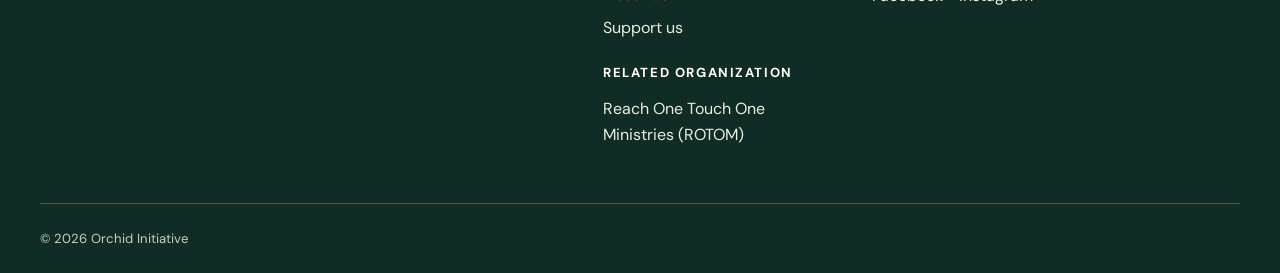
<file: project1.html>
<!doctype html>
<html lang="en">
<head>
  <meta charset="utf-8">
  <meta name="viewport" content="width=device-width, initial-scale=1">
  <meta name="description" content="Learn about Orchid Initiative's fruit tree planting work with schools and other public institutions in Busia, Uganda.">
  <title>Orchards in public institutions | Orchid Initiative</title>
  <link rel="stylesheet" href="style.css">
</head>
<body>
  <a class="skip-link" href="#main-content">Skip to content</a>
  <header class="site-header"><div class="shell nav-row">
    <a class="brand" href="index.html" aria-label="Orchid Initiative home">Orchid <span>Initiative</span></a>
    <button class="menu-toggle" type="button" aria-controls="primary-nav" aria-expanded="false">Menu</button>
    <nav class="primary-nav" id="primary-nav" aria-label="Main navigation">
      <a href="index.html">Home</a><a href="index.html#impact">Our work</a><a href="projects.html">Projects</a><a href="gallery.html">Gallery</a><a href="about.html">About</a><a class="nav-support" href="donate.html">Support us</a>
    </nav>
  </div></header>
  <main id="main-content">
    <header class="hero-banner"><p class="eyebrow">Schools & public spaces</p><h1>Orchards in public institutions</h1><p>Working with schools and other public institutions to make fruit trees part of everyday learning and community life.</p></header>
    <section class="content-panel" aria-label="Project overview">
      <p>This project supports the planting and care of fruit trees in public spaces across Busia District. Orchards can create practical opportunities to learn about nutrition, food growing, and environmental care.</p>
      <p>Orchid Initiative works with local partners to share orchard management and tree care skills with the people who will look after each site.</p>
      <a class="button button-primary" href="donate.html">Support this work</a>
    </section>
    <section class="content-panel" aria-labelledby="gallery-title">
      <h2 id="gallery-title">Project photos</h2>
      <div class="gallery-container">
        <img src="images/img5.jpg" alt="Adults and students holding young fruit trees outside a school" loading="lazy">
        <img src="images/img1.jpg" alt="Students standing with a young tree in a field" loading="lazy">
        <img src="images/img10.jpg" alt="Two adults holding young tree seedlings outside a building" loading="lazy">
      </div>
    </section>
  </main>
  <script src="components.js"></script><script src="scripts.js"></script>
  <script>document.addEventListener("DOMContentLoaded", insertFooter);</script>
</body>
</html>
</file>
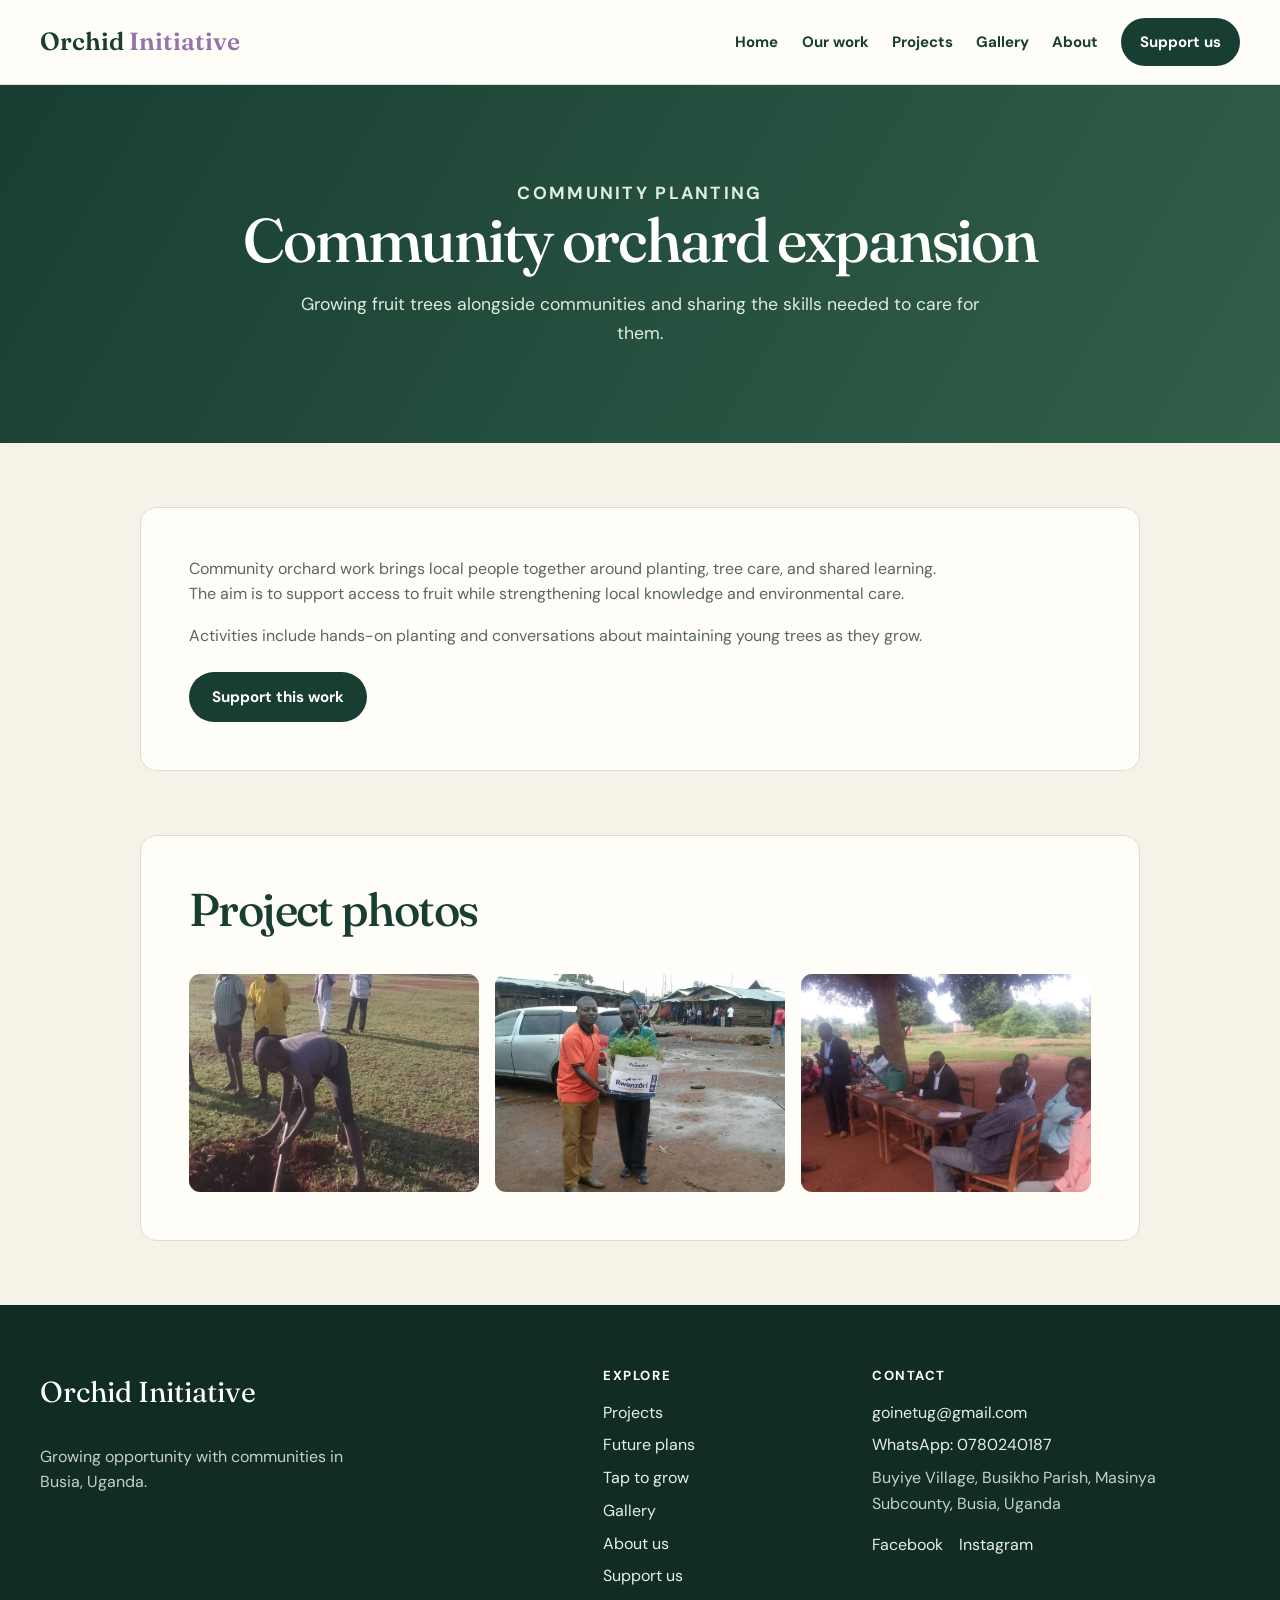
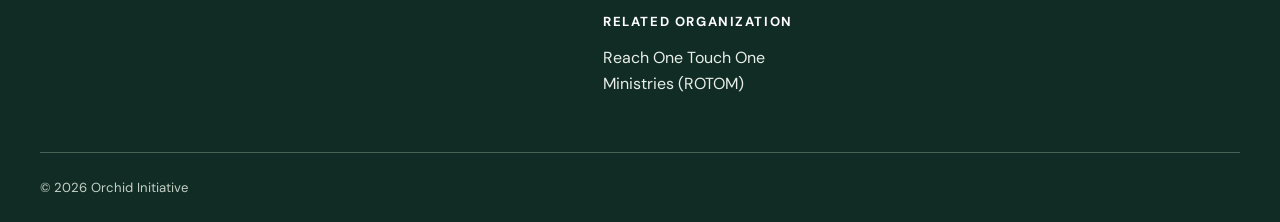
<file: project2.html>
<!doctype html>
<html lang="en">
<head>
  <meta charset="utf-8">
  <meta name="viewport" content="width=device-width, initial-scale=1">
  <meta name="description" content="Learn about Orchid Initiative's community fruit tree planting and orchard care work in Busia, Uganda.">
  <title>Community orchard expansion | Orchid Initiative</title>
  <link rel="stylesheet" href="style.css">
</head>
<body>
  <a class="skip-link" href="#main-content">Skip to content</a>
  <header class="site-header"><div class="shell nav-row">
    <a class="brand" href="index.html" aria-label="Orchid Initiative home">Orchid <span>Initiative</span></a>
    <button class="menu-toggle" type="button" aria-controls="primary-nav" aria-expanded="false">Menu</button>
    <nav class="primary-nav" id="primary-nav" aria-label="Main navigation">
      <a href="index.html">Home</a><a href="index.html#impact">Our work</a><a href="projects.html">Projects</a><a href="gallery.html">Gallery</a><a href="about.html">About</a><a class="nav-support" href="donate.html">Support us</a>
    </nav>
  </div></header>
  <main id="main-content">
    <header class="hero-banner"><p class="eyebrow">Community planting</p><h1>Community orchard expansion</h1><p>Growing fruit trees alongside communities and sharing the skills needed to care for them.</p></header>
    <section class="content-panel" aria-label="Project overview">
      <p>Community orchard work brings local people together around planting, tree care, and shared learning. The aim is to support access to fruit while strengthening local knowledge and environmental care.</p>
      <p>Activities include hands-on planting and conversations about maintaining young trees as they grow.</p>
      <a class="button button-primary" href="donate.html">Support this work</a>
    </section>
    <section class="content-panel" aria-labelledby="gallery-title">
      <h2 id="gallery-title">Project photos</h2>
      <div class="gallery-container">
        <img src="images/img4.jpg" alt="A young person preparing the ground for planting" loading="lazy">
        <img src="images/img11.jpg" alt="Two people holding young tree seedlings" loading="lazy">
        <img src="images/img16.jpg" alt="Community members meeting outdoors under a tree" loading="lazy">
      </div>
    </section>
  </main>
  <script src="components.js"></script><script src="scripts.js"></script>
  <script>document.addEventListener("DOMContentLoaded", insertFooter);</script>
</body>
</html>
</file>
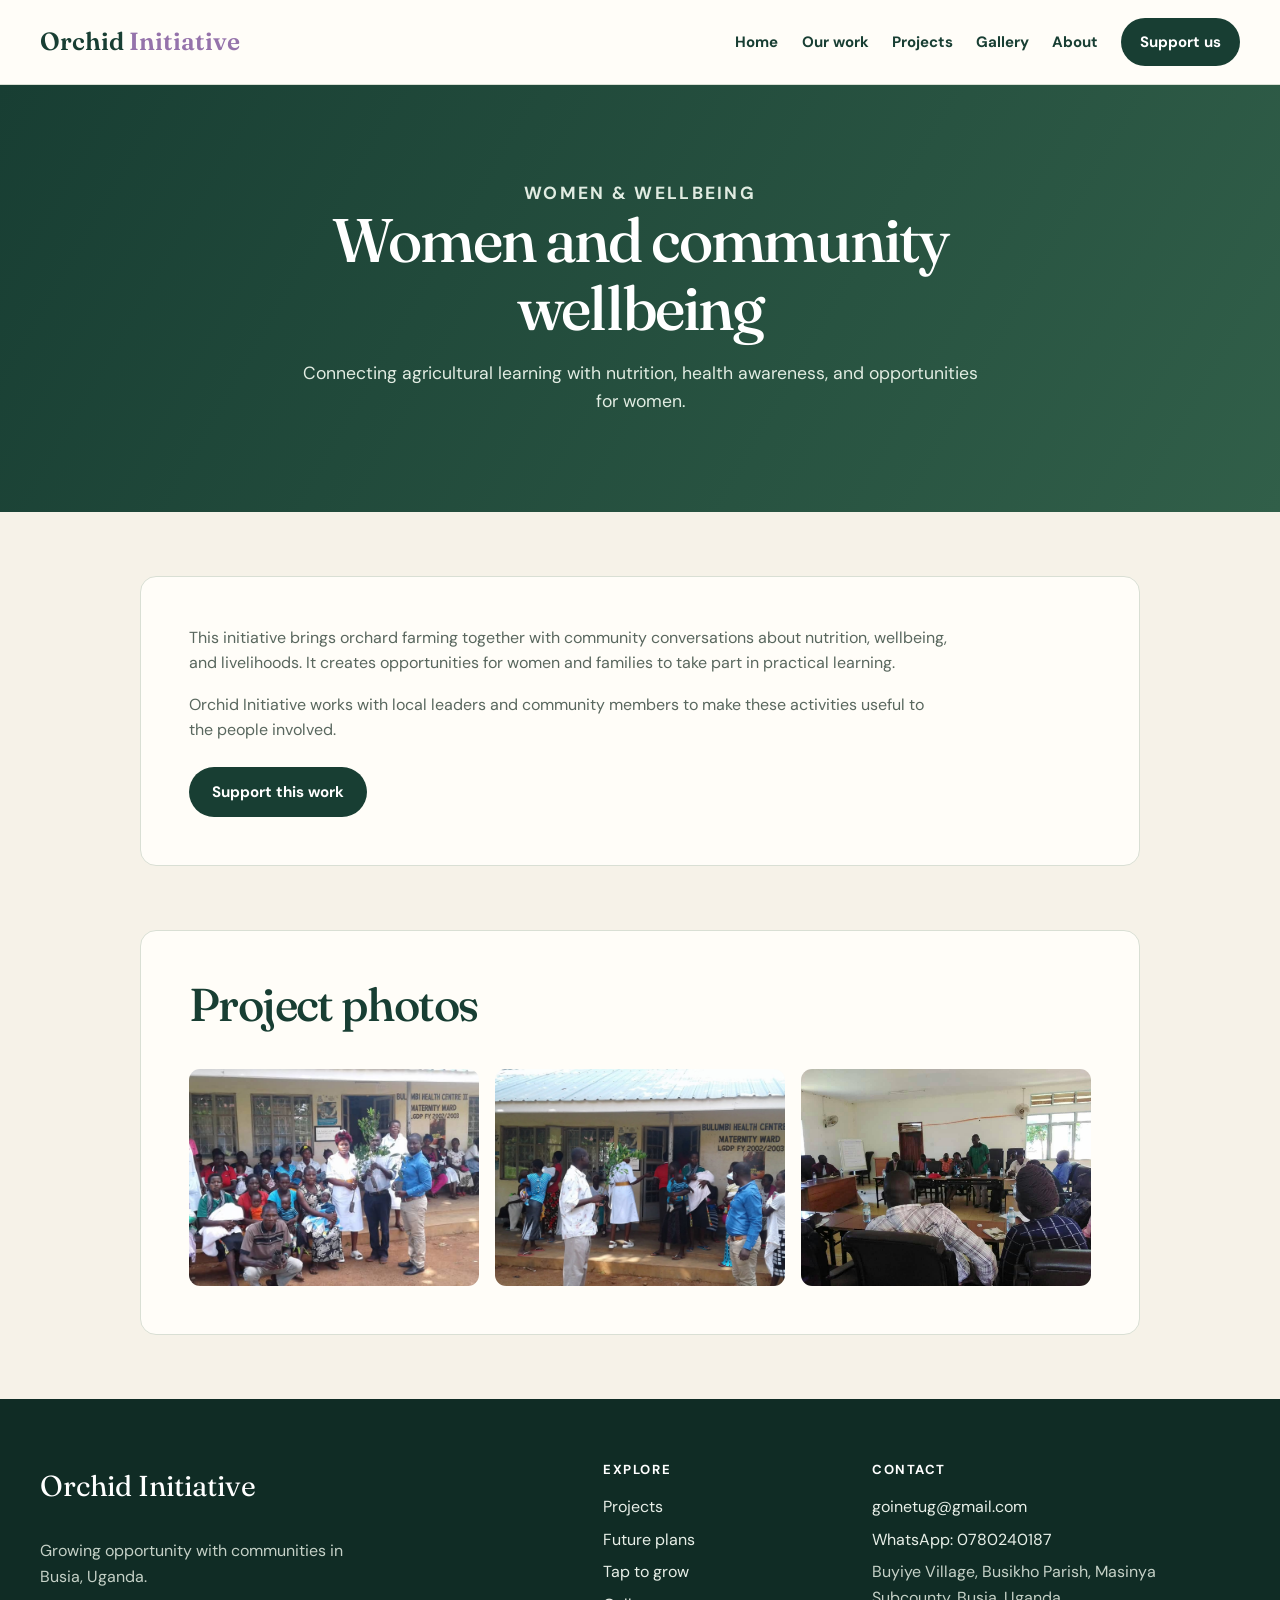
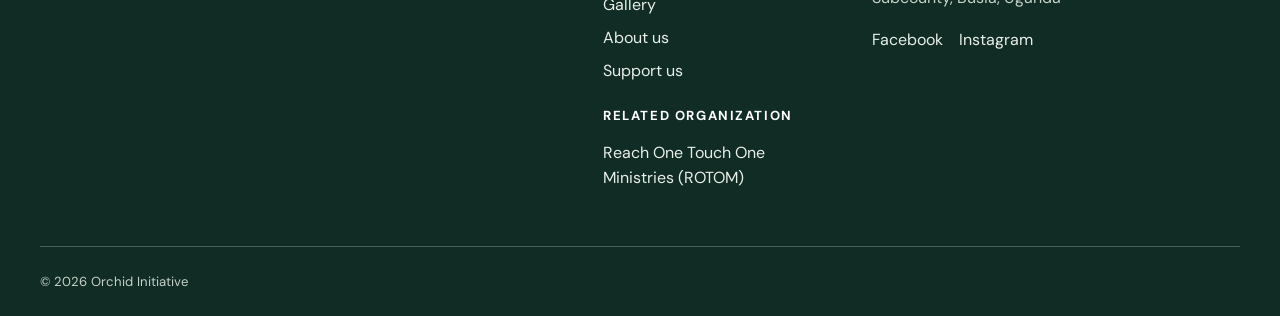
<file: project3.html>
<!doctype html>
<html lang="en">
<head>
  <meta charset="utf-8">
  <meta name="viewport" content="width=device-width, initial-scale=1">
  <meta name="description" content="Learn about Orchid Initiative's work connecting agricultural learning with nutrition and community wellbeing in Busia, Uganda.">
  <title>Women and community wellbeing | Orchid Initiative</title>
  <link rel="stylesheet" href="style.css">
</head>
<body>
  <a class="skip-link" href="#main-content">Skip to content</a>
  <header class="site-header"><div class="shell nav-row">
    <a class="brand" href="index.html" aria-label="Orchid Initiative home">Orchid <span>Initiative</span></a>
    <button class="menu-toggle" type="button" aria-controls="primary-nav" aria-expanded="false">Menu</button>
    <nav class="primary-nav" id="primary-nav" aria-label="Main navigation">
      <a href="index.html">Home</a><a href="index.html#impact">Our work</a><a href="projects.html">Projects</a><a href="gallery.html">Gallery</a><a href="about.html">About</a><a class="nav-support" href="donate.html">Support us</a>
    </nav>
  </div></header>
  <main id="main-content">
    <header class="hero-banner"><p class="eyebrow">Women & wellbeing</p><h1>Women and community wellbeing</h1><p>Connecting agricultural learning with nutrition, health awareness, and opportunities for women.</p></header>
    <section class="content-panel" aria-label="Project overview">
      <p>This initiative brings orchard farming together with community conversations about nutrition, wellbeing, and livelihoods. It creates opportunities for women and families to take part in practical learning.</p>
      <p>Orchid Initiative works with local leaders and community members to make these activities useful to the people involved.</p>
      <a class="button button-primary" href="donate.html">Support this work</a>
    </section>
    <section class="content-panel" aria-labelledby="gallery-title">
      <h2 id="gallery-title">Project photos</h2>
      <div class="gallery-container">
        <img src="images/img6.jpg" alt="Community members gathered with fruit tree seedlings outside a health centre" loading="lazy">
        <img src="images/img7.jpg" alt="People gathered outside a health centre" loading="lazy">
        <img src="images/img12.jpg" alt="People taking part in a meeting around tables" loading="lazy">
      </div>
    </section>
  </main>
  <script src="components.js"></script><script src="scripts.js"></script>
  <script>document.addEventListener("DOMContentLoaded", insertFooter);</script>
</body>
</html>
</file>
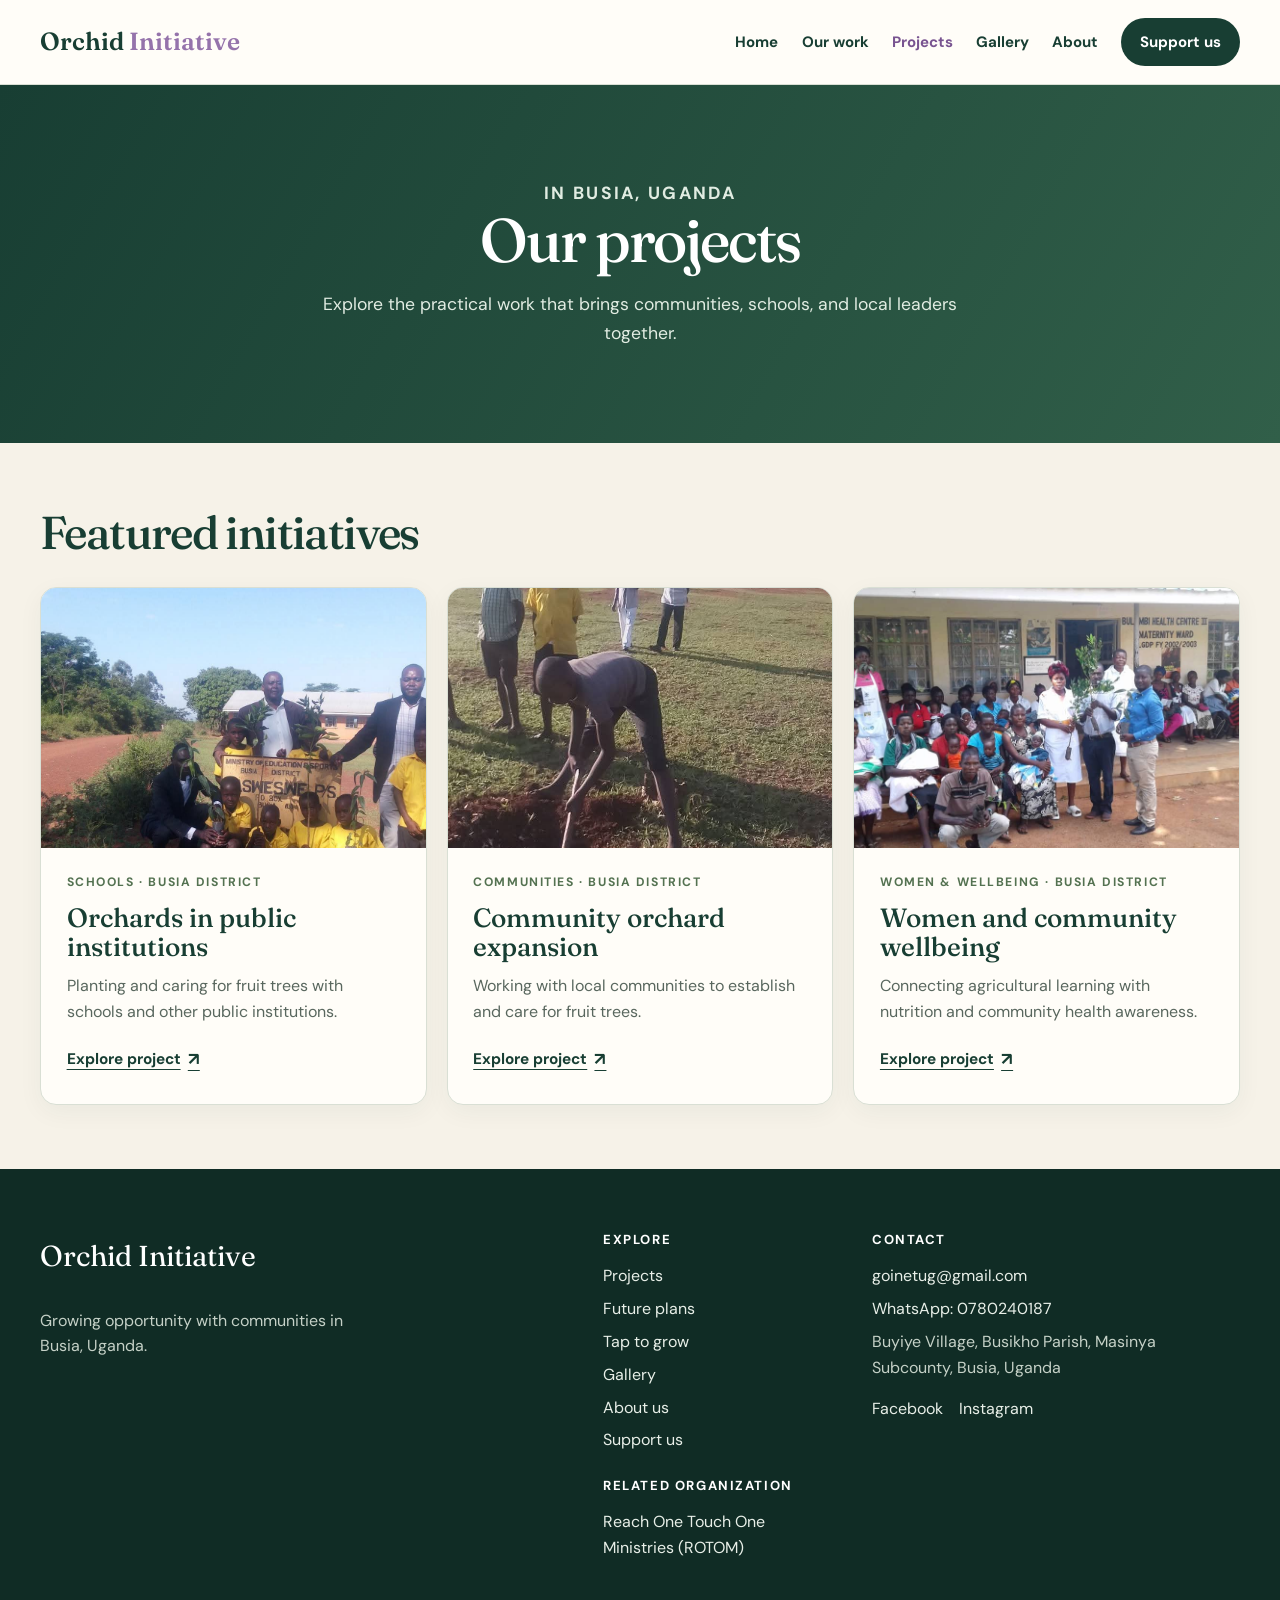
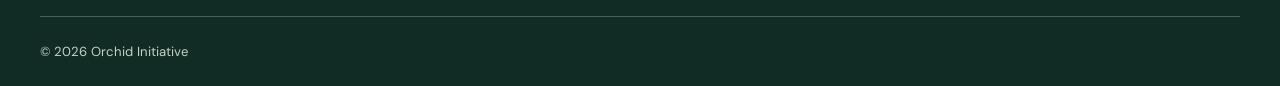
<file: projects.html>
<!doctype html>
<html lang="en">
<head>
  <meta charset="utf-8">
  <meta name="viewport" content="width=device-width, initial-scale=1">
  <meta name="description" content="Explore Orchid Initiative projects in orchard farming, community planting, and women-led community wellbeing in Busia, Uganda.">
  <title>Projects | Orchid Initiative</title>
  <link rel="stylesheet" href="style.css">
</head>
<body>
  <a class="skip-link" href="#main-content">Skip to content</a>
  <header class="site-header"><div class="shell nav-row">
    <a class="brand" href="index.html" aria-label="Orchid Initiative home">Orchid <span>Initiative</span></a>
    <button class="menu-toggle" type="button" aria-controls="primary-nav" aria-expanded="false">Menu</button>
    <nav class="primary-nav" id="primary-nav" aria-label="Main navigation">
      <a href="index.html">Home</a><a href="index.html#impact">Our work</a><a href="projects.html" aria-current="page">Projects</a><a href="gallery.html">Gallery</a><a href="about.html">About</a><a class="nav-support" href="donate.html">Support us</a>
    </nav>
  </div></header>
  <main id="main-content">
    <header class="hero-banner"><p class="eyebrow">In Busia, Uganda</p><h1>Our projects</h1><p>Explore the practical work that brings communities, schools, and local leaders together.</p></header>
    <section class="project-list" aria-labelledby="projects-title">
      <h2 id="projects-title">Featured initiatives</h2>
      <div class="project-grid">
        <article class="project-card">
          <a class="project-image" href="project1.html"><img src="images/img5.jpg" alt="A school community holds young fruit trees" loading="lazy"></a>
          <div class="project-card-copy"><p class="card-kicker">Schools · Busia District</p><h3>Orchards in public institutions</h3><p>Planting and caring for fruit trees with schools and other public institutions.</p><a class="text-link" href="project1.html">Explore project <span aria-hidden="true">↗</span></a></div>
        </article>
        <article class="project-card">
          <a class="project-image" href="project2.html"><img src="images/img4.jpg" alt="A young person prepares the ground for tree planting" loading="lazy"></a>
          <div class="project-card-copy"><p class="card-kicker">Communities · Busia District</p><h3>Community orchard expansion</h3><p>Working with local communities to establish and care for fruit trees.</p><a class="text-link" href="project2.html">Explore project <span aria-hidden="true">↗</span></a></div>
        </article>
        <article class="project-card">
          <a class="project-image" href="project3.html"><img src="images/img6.jpg" alt="Community members gathered with fruit tree seedlings outside a health centre" loading="lazy"></a>
          <div class="project-card-copy"><p class="card-kicker">Women &amp; wellbeing · Busia District</p><h3>Women and community wellbeing</h3><p>Connecting agricultural learning with nutrition and community health awareness.</p><a class="text-link" href="project3.html">Explore project <span aria-hidden="true">↗</span></a></div>
        </article>
      </div>
    </section>
  </main>
  <script src="components.js"></script><script src="scripts.js"></script>
  <script>document.addEventListener("DOMContentLoaded", insertFooter);</script>
</body>
</html>
</file>
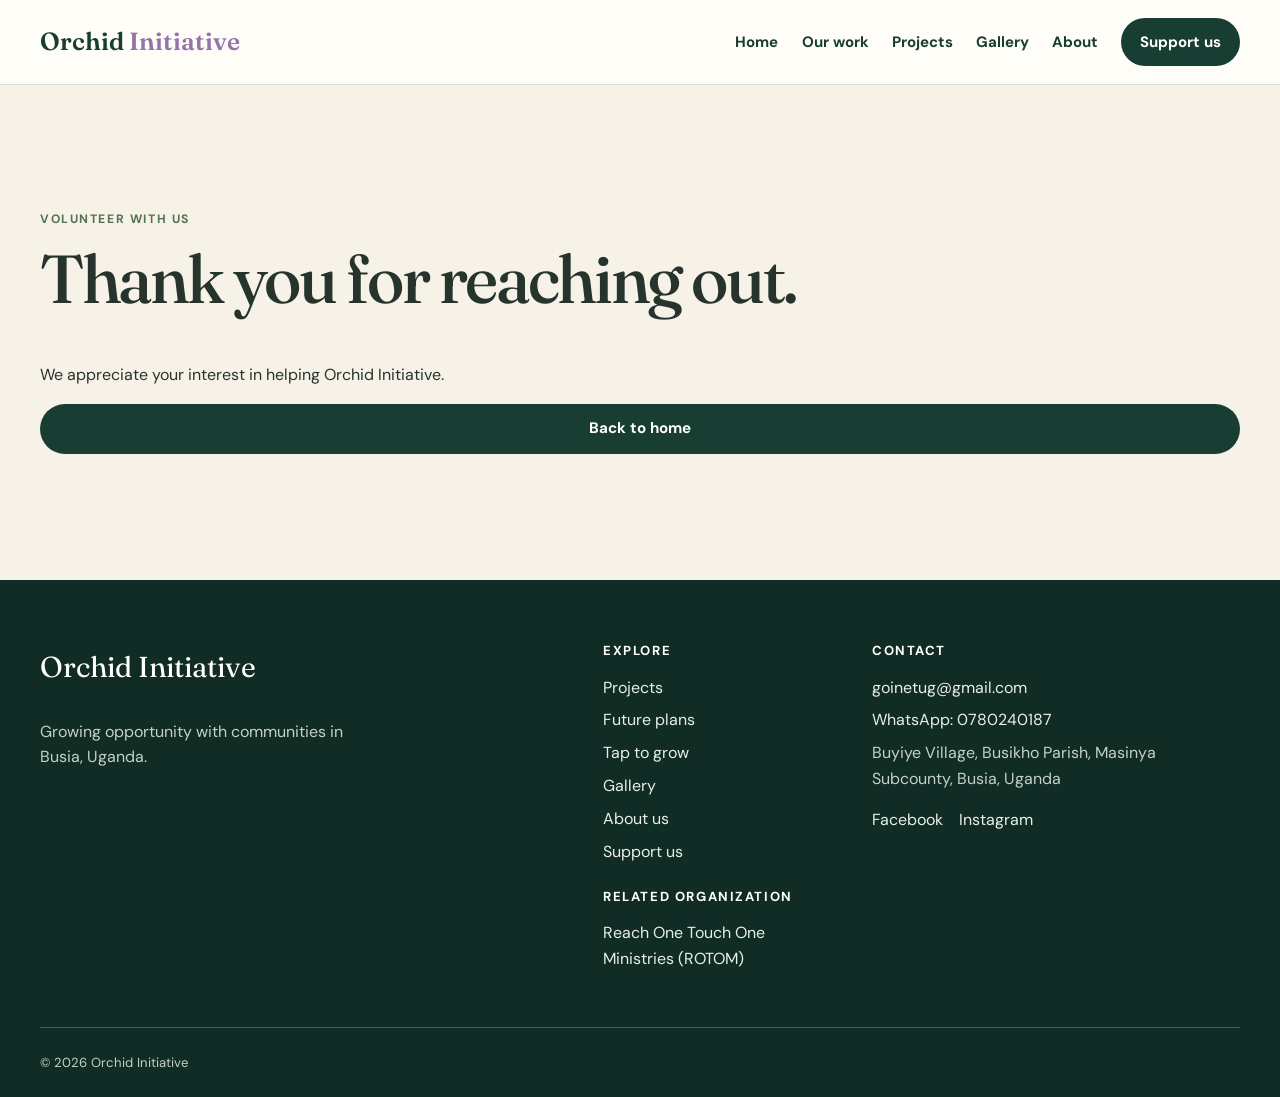
<file: thankyou.html>
<!doctype html>
<html lang="en">
<head>
  <meta charset="utf-8">
  <meta name="viewport" content="width=device-width, initial-scale=1">
  <title>Thank you | Orchid Initiative</title>
  <link rel="stylesheet" href="style.css">
</head>
<body>
  <a class="skip-link" href="#main-content">Skip to content</a>
  <header class="site-header"><div class="shell nav-row">
    <a class="brand" href="index.html" aria-label="Orchid Initiative home">Orchid <span>Initiative</span></a>
    <button class="menu-toggle" type="button" aria-controls="primary-nav" aria-expanded="false">Menu</button>
    <nav class="primary-nav" id="primary-nav" aria-label="Main navigation">
      <a href="index.html">Home</a><a href="index.html#impact">Our work</a><a href="projects.html">Projects</a><a href="gallery.html">Gallery</a><a href="about.html">About</a><a class="nav-support" href="donate.html">Support us</a>
    </nav>
  </div></header>
  <main class="shell confirmation" id="main-content">
    <p class="eyebrow">Volunteer with us</p>
    <h1>Thank you for reaching out.</h1>
    <p>We appreciate your interest in helping Orchid Initiative.</p>
    <a class="button button-primary" href="index.html">Back to home</a>
  </main>
  <script src="components.js"></script><script src="scripts.js"></script>
  <script>document.addEventListener("DOMContentLoaded", insertFooter);</script>
</body>
</html>
</file>
<file: style.css>
@import url('https://fonts.googleapis.com/css2?family=DM+Sans:wght@400;500;600;700&family=Fraunces:opsz,wght@9..144,500;9..144,600&display=swap');

:root {
  --forest: #183e33;
  --deep-forest: #102c25;
  --leaf: #7e9c67;
  --cream: #f6f2e8;
  --paper: #fffdf8;
  --earth: #c7835f;
  --orchid: #9573ab;
  --ink: #26342d;
  --muted: #59675e;
  --line: #d9dfd4;
  --shadow: 0 18px 50px rgba(24, 62, 51, .11);
}

* { box-sizing: border-box; }
[hidden] { display: none !important; }
html { scroll-behavior: smooth; scroll-padding-top: 6rem; }
body { margin: 0; color: var(--ink); background: var(--cream); font-family: 'DM Sans', Arial, sans-serif; line-height: 1.6; }
.home-page { position: relative; }
.home-page::before { position: absolute; z-index: 0; inset: 0 0 auto; height: 1100px; content: ""; pointer-events: none; background: linear-gradient(to bottom, rgba(246, 242, 232, .26), rgba(246, 242, 232, .48) 60%, var(--cream)), url('images/orchid-fruit-harvest.jpg') center top / cover no-repeat; }
.home-page > main { position: relative; z-index: 1; }
img { display: block; max-width: 100%; }
button, input, textarea { font: inherit; }
a { color: inherit; }
a:focus-visible, button:focus-visible, input:focus-visible, textarea:focus-visible { outline: 3px solid var(--orchid); outline-offset: 4px; }
.shell { width: min(100% - 3rem, 1200px); margin-inline: auto; }
.skip-link { position: fixed; top: -4rem; left: 1rem; z-index: 100; background: var(--paper); color: var(--forest); padding: .6rem 1rem; border-radius: .4rem; }
.skip-link:focus { top: 1rem; }

.site-header { position: relative; z-index: 30; background: var(--paper); border-bottom: 1px solid var(--line); }
.home-page .site-header { background: rgba(255, 253, 248, .74); border-bottom-color: rgba(255, 255, 255, .48); box-shadow: 0 10px 30px rgba(16, 44, 37, .08); -webkit-backdrop-filter: blur(18px); backdrop-filter: blur(18px); }
.nav-row { min-height: 84px; display: flex; align-items: center; justify-content: space-between; gap: 2rem; }
.brand { font-family: 'Fraunces', Georgia, serif; font-size: 1.55rem; font-weight: 600; color: var(--forest); text-decoration: none; white-space: nowrap; }
.brand span { color: var(--orchid); }
.primary-nav { display: flex; align-items: center; gap: clamp(.7rem, 1.8vw, 1.7rem); }
.primary-nav a { color: var(--forest); font-size: .94rem; font-weight: 700; text-decoration: none; white-space: nowrap; }
.primary-nav a:hover, .primary-nav a[aria-current="page"] { color: #785390; }
.primary-nav .nav-support { padding: .75rem 1.2rem; color: white; background: var(--forest); border-radius: 999px; }
.primary-nav .nav-support:hover, .primary-nav .nav-support[aria-current="page"] { color: white; background: #275d4b; }
.menu-toggle { display: none; background: var(--forest); color: white; border: 0; border-radius: 999px; padding: .55rem 1.1rem; font-weight: 700; cursor: pointer; }

h1, h2, h3, p, figure { margin-top: 0; }
h1, h2, h3 { line-height: 1.12; }
h1, h2 { font-family: 'Fraunces', Georgia, serif; font-weight: 500; letter-spacing: -.035em; }
h1 { font-size: clamp(3rem, 5.3vw, 5.5rem); }
h2 { font-size: clamp(2.35rem, 3.6vw, 3.8rem); }
h3 { font-size: 1.3rem; }
.eyebrow, .card-kicker { color: #547251; font-size: .76rem; line-height: 1.4; font-weight: 700; letter-spacing: .13em; text-transform: uppercase; }
.button { display: inline-flex; justify-content: center; align-items: center; min-height: 50px; padding: .8rem 1.45rem; border-radius: 999px; font-size: .95rem; font-weight: 700; text-decoration: none; transition: background .2s ease, transform .2s ease; }
.button:hover { transform: translateY(-2px); }
.button-primary { color: white; background: var(--forest); }
.button-primary:hover { background: #275d4b; }
.button-light { color: var(--forest); background: var(--paper); }
.button-light:hover { background: #ecf0e5; }
.text-link { display: inline-flex; align-items: center; gap: .45rem; color: var(--forest); font-size: .96rem; font-weight: 700; text-underline-offset: .3rem; }
.text-link:hover { color: #785390; }
.text-link span { font-size: 1.15em; }

.hero { display: grid; grid-template-columns: minmax(0, .98fr) minmax(0, 1.02fr); width: min(100% - 3rem, 1300px); margin-block: clamp(1.25rem, 3vw, 3rem) clamp(3rem, 6vw, 5rem); padding: 0; overflow: hidden; background: var(--deep-forest) url('images/orchid-fruit-harvest.jpg') center / cover; border: 1px solid rgba(255, 255, 255, .45); border-radius: 1.4rem; box-shadow: 0 22px 55px rgba(16, 44, 37, .16); }
.hero-copy { display: flex; flex-direction: column; align-items: flex-start; justify-content: center; padding: clamp(2.5rem, 5vw, 5rem); background: linear-gradient(135deg, rgba(226, 236, 220, .1), transparent 58%), rgba(8, 39, 28, .68); border-right: 1px solid rgba(255, 255, 255, .42); box-shadow: inset -1px 0 rgba(255, 255, 255, .1); -webkit-backdrop-filter: blur(10px) saturate(1.15); backdrop-filter: blur(10px) saturate(1.15); }
.hero-copy .eyebrow { color: #d8d6aa; }
.hero-copy h1 { max-width: 700px; color: var(--paper); margin-bottom: 1.5rem; font-size: clamp(3.1rem, 4.5vw, 5.2rem); }
.hero-copy h1 em { display: block; color: #e4c598; font-style: normal; }
.hero-lede { max-width: 610px; color: #e1e9df; font-size: clamp(1.08rem, 1.7vw, 1.25rem); line-height: 1.7; }
.hero-actions { display: flex; flex-wrap: wrap; align-items: center; gap: 1.6rem; margin-top: 2rem; }
.hero-actions .button-primary { color: var(--deep-forest); background: #e4c598; }
.hero-actions .button-primary:hover { background: #f2d9b3; }
.hero-actions .text-link { color: var(--paper); }
.hero-actions .text-link:hover { color: #e4c598; }
.hero-carousel { display: flex; flex-direction: column; min-width: 0; background: var(--paper); }
.hero-carousel-track { display: grid; flex: 1; }
.hero-slide { grid-area: 1 / 1; margin: 0; opacity: 0; visibility: hidden; transition: opacity .5s ease, visibility 0s linear .5s; }
.hero-slide.is-active { opacity: 1; visibility: visible; transition: opacity .5s ease; }
.hero-slide img { width: 100%; height: clamp(460px, 43vw, 580px); object-fit: cover; object-position: center; }
.hero-slide:nth-child(1) img { object-position: 62% center; }
.hero-slide:nth-child(2) img { object-position: 64% center; }
.hero-slide:nth-child(6) img { object-position: 30% center; }
.hero-slide figcaption { display: flex; align-items: center; min-height: 3.8rem; margin: 0; padding: .9rem 1.6rem; color: var(--forest); font-size: .88rem; font-weight: 700; line-height: 1.45; }
.hero-carousel-controls { display: flex; align-items: center; justify-content: space-between; gap: .75rem; padding: .7rem 1.6rem 1rem; border-top: 1px solid var(--line); }
.hero-carousel-count { color: var(--muted); font-size: .78rem; font-weight: 700; letter-spacing: .15em; white-space: nowrap; }
.hero-carousel-actions { display: flex; align-items: center; gap: .5rem; }
.hero-carousel-actions button { min-height: 44px; border: 1px solid var(--line); background: var(--paper); color: var(--forest); cursor: pointer; transition: background .2s ease, border-color .2s ease; }
.hero-carousel-actions button:hover { background: #e7eee3; border-color: var(--leaf); }
.hero-carousel-arrow { width: 44px; border-radius: 50%; font-size: 1.3rem; line-height: 1; }
.hero-carousel-playback { padding: .5rem .9rem; border-radius: 999px; font-size: .78rem; font-weight: 700; white-space: nowrap; }

.intro-band { padding-block: clamp(4rem, 7vw, 7rem); background: var(--forest); color: white; }
.intro-band .eyebrow { color: #c3d7b6; }
.intro-band .section-heading h2 { color: white; }
.intro-band .section-heading > p { color: #e2ece2; }
.section { padding-block: clamp(4.5rem, 7vw, 7rem); }
.section-heading { display: flex; align-items: end; justify-content: space-between; gap: 2rem; margin-bottom: 2.3rem; }
.section-heading h2 { max-width: 670px; margin-bottom: 0; color: var(--forest); }
.section-heading > p { max-width: 410px; margin-bottom: .2rem; color: var(--muted); }
.focus-grid, .project-grid, .involvement-grid { display: grid; grid-template-columns: repeat(3, minmax(0, 1fr)); gap: 1.25rem; }
.focus-card { min-width: 0; padding: 2rem; border: 1px solid rgba(255,255,255,.23); border-radius: 1rem; background: rgba(255,255,255,.07); }
.focus-card h3 { margin: 1.8rem 0 .6rem; color: white; font-family: 'Fraunces', Georgia, serif; font-size: 1.65rem; font-weight: 500; }
.focus-card p { margin: 0; color: #e2ece2; }
.focus-number { color: #d7af90; font-family: 'Fraunces', Georgia, serif; font-size: 1.5rem; }

.project-card { min-width: 0; overflow: hidden; background: var(--paper); border: 1px solid var(--line); border-radius: 1rem; box-shadow: 0 7px 24px rgba(24,62,51,.05); transition: transform .2s ease, box-shadow .2s ease; }
.project-card:hover { transform: translateY(-4px); box-shadow: var(--shadow); }
.project-image { display: block; overflow: hidden; }
.project-image img, .project-card > img { width: 100%; height: 260px; object-fit: cover; }
.project-card-copy { padding: 1.6rem 1.6rem 1.9rem; }
.project-card h3 { min-height: 2.5em; margin-bottom: .7rem; font-family: 'Fraunces', Georgia, serif; font-size: 1.65rem; font-weight: 500; color: var(--forest); }
.project-card p:not(.card-kicker) { color: var(--muted); }
.project-card .text-link { margin-top: .3rem; }

.future-plans { border-top: 1px solid var(--line); }
.future-grid { display: grid; grid-template-columns: repeat(3, minmax(0, 1fr)); gap: 1.25rem; }
.future-card { padding: 2rem; min-width: 0; background: var(--paper); border: 1px solid var(--line); border-top: 4px solid var(--earth); border-radius: .9rem; }
.future-card-number { color: #a36d51; font-family: 'Fraunces', Georgia, serif; font-size: 1.6rem; }
.future-card h3 { margin: 1.2rem 0 .7rem; color: var(--forest); font-family: 'Fraunces', Georgia, serif; font-size: 1.6rem; font-weight: 500; }
.future-card p { margin-bottom: 0; color: var(--muted); }

.field-story { padding-block: clamp(4rem, 7vw, 7rem); background: #e9ede2; }
.field-story-grid { display: grid; grid-template-columns: minmax(0, 1.1fr) minmax(0, .9fr); gap: clamp(2rem, 6vw, 6rem); align-items: center; }
.field-story-photos { position: relative; min-height: 440px; }
.field-story-photos img:first-child { width: 78%; height: 390px; object-fit: cover; border-radius: 1rem; }
.field-story-photos img:last-child { position: absolute; right: 0; bottom: 0; width: 47%; height: 230px; object-fit: cover; border: 8px solid #e9ede2; border-radius: 1rem; }
.field-story-copy h2 { color: var(--forest); }
.field-story-copy p:not(.eyebrow) { max-width: 470px; color: var(--muted); font-size: 1.08rem; }

.grow-section { padding-block: clamp(4.5rem, 7vw, 7rem); background: linear-gradient(125deg, #eff0e8, #f6eee6); }
.grow-layout { display: grid; grid-template-columns: minmax(0, 1fr) minmax(0, .95fr); grid-template-rows: auto 1fr; grid-template-areas: "copy visual" "controls visual"; gap: 0 clamp(2rem, 6vw, 6rem); align-items: center; }
.grow-copy { grid-area: copy; align-self: end; }
.grow-copy h2 { max-width: 500px; color: var(--forest); }
.grow-copy > p:not(.eyebrow) { max-width: 530px; color: var(--muted); font-size: 1.08rem; }
.grow-controls { grid-area: controls; align-self: start; max-width: 530px; }
.grow-status { margin: 1.2rem 0 .2rem; color: var(--forest); font-family: 'Fraunces', Georgia, serif; font-size: 1.45rem; }
.grow-count { margin-bottom: .5rem; color: var(--muted); font-size: .9rem; font-weight: 700; }
#grow-progress { display: block; width: 100%; height: 12px; overflow: hidden; border: 0; border-radius: 999px; background: #d5dfcc; }
#grow-progress::-webkit-progress-bar { background: #d5dfcc; border-radius: 999px; }
#grow-progress::-webkit-progress-value { background: var(--leaf); border-radius: 999px; }
#grow-progress::-moz-progress-bar { background: var(--leaf); border-radius: 999px; }
.grow-actions { display: flex; flex-wrap: wrap; align-items: center; gap: 1rem; margin-top: 1.4rem; }
.grow-actions .button { border: 0; cursor: pointer; }
.grow-actions .button:disabled { cursor: default; opacity: .72; transform: none; }
.grow-reset { padding: .5rem; border: 0; background: transparent; color: var(--forest); font-weight: 700; text-decoration: underline; text-underline-offset: .25rem; cursor: pointer; }
.grow-disclaimer { max-width: 500px; margin: 1.5rem 0 .7rem; padding-left: .85rem; border-left: 3px solid var(--earth); color: var(--muted); font-size: .85rem; }
.grow-visual { grid-area: visual; display: grid; place-items: center; min-width: 0; padding: 0; aspect-ratio: 1 / 1; background: radial-gradient(circle at 50% 38%, #fffdf8 0, #f5f2e7 57%, #dce5d4 100%); border: 1px solid #d5dfcc; border-radius: 48% 48% 1.25rem 1.25rem; cursor: pointer; }
.grow-visual:disabled { cursor: default; }
.grow-visual svg { width: min(100%, 490px); height: auto; overflow: visible; }
.growth-phase { opacity: 0; transform: translateY(12px) scale(.9); transform-origin: 50% 78%; transition: opacity .35s ease, transform .5s ease; }
#tree-scene[data-stage="seed"] [data-phase="seed"],
#tree-scene[data-stage="sprout"] [data-phase="sprout"],
#tree-scene[data-stage="sapling"] [data-phase="sapling"],
#tree-scene[data-stage="young"] [data-phase="young"],
#tree-scene[data-stage="grown"] [data-phase="grown"] { opacity: 1; transform: translateY(0) scale(1); }

.involvement-grid article { padding: 2rem; background: var(--paper); border: 1px solid var(--line); border-radius: 1rem; }
.involvement-grid h3 { color: var(--forest); font-family: 'Fraunces', Georgia, serif; font-size: 1.9rem; font-weight: 500; }
.involvement-grid p { min-height: 3.2em; color: var(--muted); }

.site-footer { padding-top: 4rem; color: #e8efe8; background: var(--deep-forest); }
.footer-grid { display: grid; grid-template-columns: 1.4fr .6fr 1fr; gap: 3rem; }
.site-footer h2 { margin-bottom: 1rem; color: white; font-family: 'DM Sans', Arial, sans-serif; font-size: .82rem; font-weight: 700; letter-spacing: .12em; text-transform: uppercase; }
.site-footer .related-title { margin-top: 1.6rem; }
.site-footer p { max-width: 340px; color: #c5d1c7; }
.site-footer a { display: block; width: fit-content; margin-bottom: .45rem; color: #e8efe8; text-decoration: none; }
.site-footer a:hover { text-decoration: underline; text-underline-offset: .25rem; }
.footer-brand { color: white !important; font-family: 'Fraunces', Georgia, serif; font-size: 1.8rem; }
.footer-social { display: flex; gap: 1rem; margin-top: 1rem; }
.footer-bottom { padding-block: 1.5rem; margin-top: 3rem; border-top: 1px solid #476155; color: #c5d1c7; font-size: .82rem; }

/* Inner pages */
.hero-banner { padding: clamp(4rem, 8vw, 6rem) 1.5rem; color: white; background: linear-gradient(120deg, #183e33, #315f49); text-align: center; }
.hero-banner .overlay { display: none; }
.hero-banner h1 { max-width: 850px; margin: 0 auto 1rem; font-size: clamp(2.7rem, 4.8vw, 4.8rem); }
.hero-banner p { max-width: 690px; margin: 0 auto; color: #e1ece2; font-size: 1.1rem; }
.content-panel, .about-section, .donate-options, .volunteer-form, .photo-gallery, .project-list { width: min(100% - 3rem, 1000px); margin: 4rem auto; }
.content-panel, .about-section, .donate-options, .volunteer-form { padding: clamp(1.5rem, 4vw, 3rem); background: var(--paper); border: 1px solid var(--line); border-radius: 1rem; }
.content-panel h2, .about-section h2, .donate-options h2, .volunteer-form h2, .photo-gallery h2, .project-list h2 { color: var(--forest); }
.content-panel p, .about-section p, .donate-options p, .volunteer-form p { max-width: 760px; color: var(--muted); }
.content-panel .button { margin-top: .5rem; }
.about-section + .about-section { margin-top: -2.5rem; }
.about-vision { margin-block: 4.5rem; }
.about-vision-art { margin: 0; overflow: hidden; background: var(--paper); border: 1px solid var(--line); border-radius: 1rem; box-shadow: var(--shadow); }
.about-vision-art img { width: 100%; height: auto; }
.about-vision-art figcaption { padding: 1rem 1.4rem; color: var(--muted); font-size: .88rem; }
.about-cta { width: min(100% - 3rem, 1000px); margin: 0 auto 4rem; }
.project-list { width: min(100% - 3rem, 1200px); }
.project-list h2 { margin-bottom: 1.8rem; }
.project-list .project-card-copy h3 { min-height: auto; }
.gallery-container { display: grid; grid-template-columns: repeat(3, minmax(0,1fr)); gap: 1rem; }
.gallery-container img { width: 100%; aspect-ratio: 4 / 3; object-fit: cover; border-radius: .7rem; }
.project-facts { padding-left: 1.2rem; color: var(--muted); }
.project-facts li { margin-bottom: .5rem; }
.photo-gallery { width: min(100% - 3rem, 1200px); }
.photo-grid { display: grid; grid-template-columns: repeat(3, minmax(0,1fr)); gap: 1.25rem; }
.photo-grid figure { overflow: hidden; margin: 0; background: var(--paper); border: 1px solid var(--line); border-radius: .8rem; }
.photo-grid img { width: 100%; aspect-ratio: 4 / 3; object-fit: cover; }
.photo-grid figcaption { padding: 1rem; color: var(--muted); font-size: .9rem; }

.donate-options { width: min(100% - 3rem, 1050px); }
.support-intro { font-size: 1.1rem; }
.support-paths { display: grid; grid-template-columns: repeat(2, minmax(0,1fr)); gap: 1rem; margin-top: 2rem; }
.support-paths article { padding: 1.5rem; border-radius: .8rem; background: #eef1e8; }
.support-paths h3 { color: var(--forest); font-family: 'Fraunces', Georgia, serif; font-size: 1.5rem; font-weight: 500; }
.support-paths p { margin-bottom: 1rem; }
.donation-note { margin-top: 1.5rem; font-size: .9rem; }
.volunteer-form { width: min(100% - 3rem, 1050px); }
.volunteer-form form { display: grid; gap: 1rem; max-width: 650px; }
.form-group { display: grid; gap: .35rem; }
.form-group label { font-weight: 700; }
.form-group input, .form-group textarea { width: 100%; padding: .8rem 1rem; color: var(--ink); background: white; border: 1px solid #9aaa9b; border-radius: .4rem; }
.volunteer-form button { width: fit-content; min-height: 50px; padding: .8rem 1.5rem; color: white; background: var(--forest); border: 0; border-radius: 999px; font-weight: 700; cursor: pointer; }
.volunteer-form button:hover { background: #275d4b; }
.confirmation { min-height: 55vh; display: grid; align-content: center; }

@media (max-width: 960px) {
  .nav-row { gap: 1rem; }
  .primary-nav { gap: .8rem; }
  .primary-nav a { font-size: .85rem; }
  .hero-copy { padding: 2.5rem; }
  .project-image img { height: 210px; }
}
@media (max-width: 760px) {
  .shell { width: min(100% - 2rem, 1200px); }
  .nav-row { min-height: 70px; }
  .brand { font-size: 1.35rem; }
  .menu-toggle { display: block; }
  .primary-nav { display: none; position: absolute; top: calc(100% - 1px); left: 0; right: 0; padding: 1rem; background: var(--paper); border-top: 1px solid var(--line); box-shadow: var(--shadow); }
  .primary-nav.is-open { display: grid; gap: .2rem; }
  .primary-nav a { display: block; padding: .65rem 1rem; font-size: 1rem; }
  .primary-nav .nav-support { width: fit-content; margin: .5rem 1rem; }
  .hero { grid-template-columns: 1fr; width: min(100% - 2rem, 1200px); margin-block: 1rem 3rem; }
  .hero-copy { padding: 3rem 2rem; border-right: 0; border-bottom: 1px solid rgba(255, 255, 255, .32); }
  .hero-copy h1 { font-size: clamp(2.9rem, 10vw, 4.4rem); }
  .hero-slide img { height: min(105vw, 520px); min-height: 330px; }
  .section-heading { display: block; }
  .section-heading > p { margin-top: 1rem; }
  .section-heading > .text-link { margin-top: 1rem; }
  .focus-grid, .project-grid, .future-grid, .involvement-grid, .photo-grid { grid-template-columns: repeat(2, minmax(0, 1fr)); }
  .field-story-grid { grid-template-columns: 1fr; }
  .grow-layout { grid-template-columns: 1fr; grid-template-rows: auto; grid-template-areas: "copy" "visual" "controls"; gap: 1.5rem; }
  .grow-visual { width: min(100%, 500px); margin-inline: auto; }
  .grow-controls { max-width: none; }
  .footer-grid { grid-template-columns: repeat(2, minmax(0,1fr)); }
}
@media (max-width: 560px) {
  h2 { font-size: 2.35rem; }
  .hero-copy { padding: 2.4rem 1.4rem; }
  .hero-actions { gap: 1rem; }
  .hero-actions .button { width: 100%; }
  .hero-slide figcaption { padding-inline: 1rem; }
  .hero-carousel-controls { flex-wrap: wrap; padding-inline: 1rem; }
  .hero-carousel-actions { margin-left: auto; }
  .focus-grid, .project-grid, .future-grid, .involvement-grid, .photo-grid, .gallery-container, .support-paths { grid-template-columns: 1fr; }
  .focus-card h3 { margin-top: 1rem; }
  .project-card h3 { min-height: 0; }
  .field-story-photos { min-height: 310px; }
  .field-story-photos img:first-child { height: 280px; }
  .field-story-photos img:last-child { height: 170px; }
  .grow-visual { border-radius: 48% 48% 1rem 1rem; }
  .grow-actions .button { width: 100%; }
  .footer-grid { grid-template-columns: 1fr; gap: 2rem; }
  .content-panel, .about-section, .donate-options, .volunteer-form, .photo-gallery, .project-list { width: min(100% - 2rem, 1000px); }
}
@media (prefers-reduced-motion: reduce) {
  html { scroll-behavior: auto; }
  *, *::before, *::after { animation-duration: .01ms !important; transition-duration: .01ms !important; }
}
</file>
